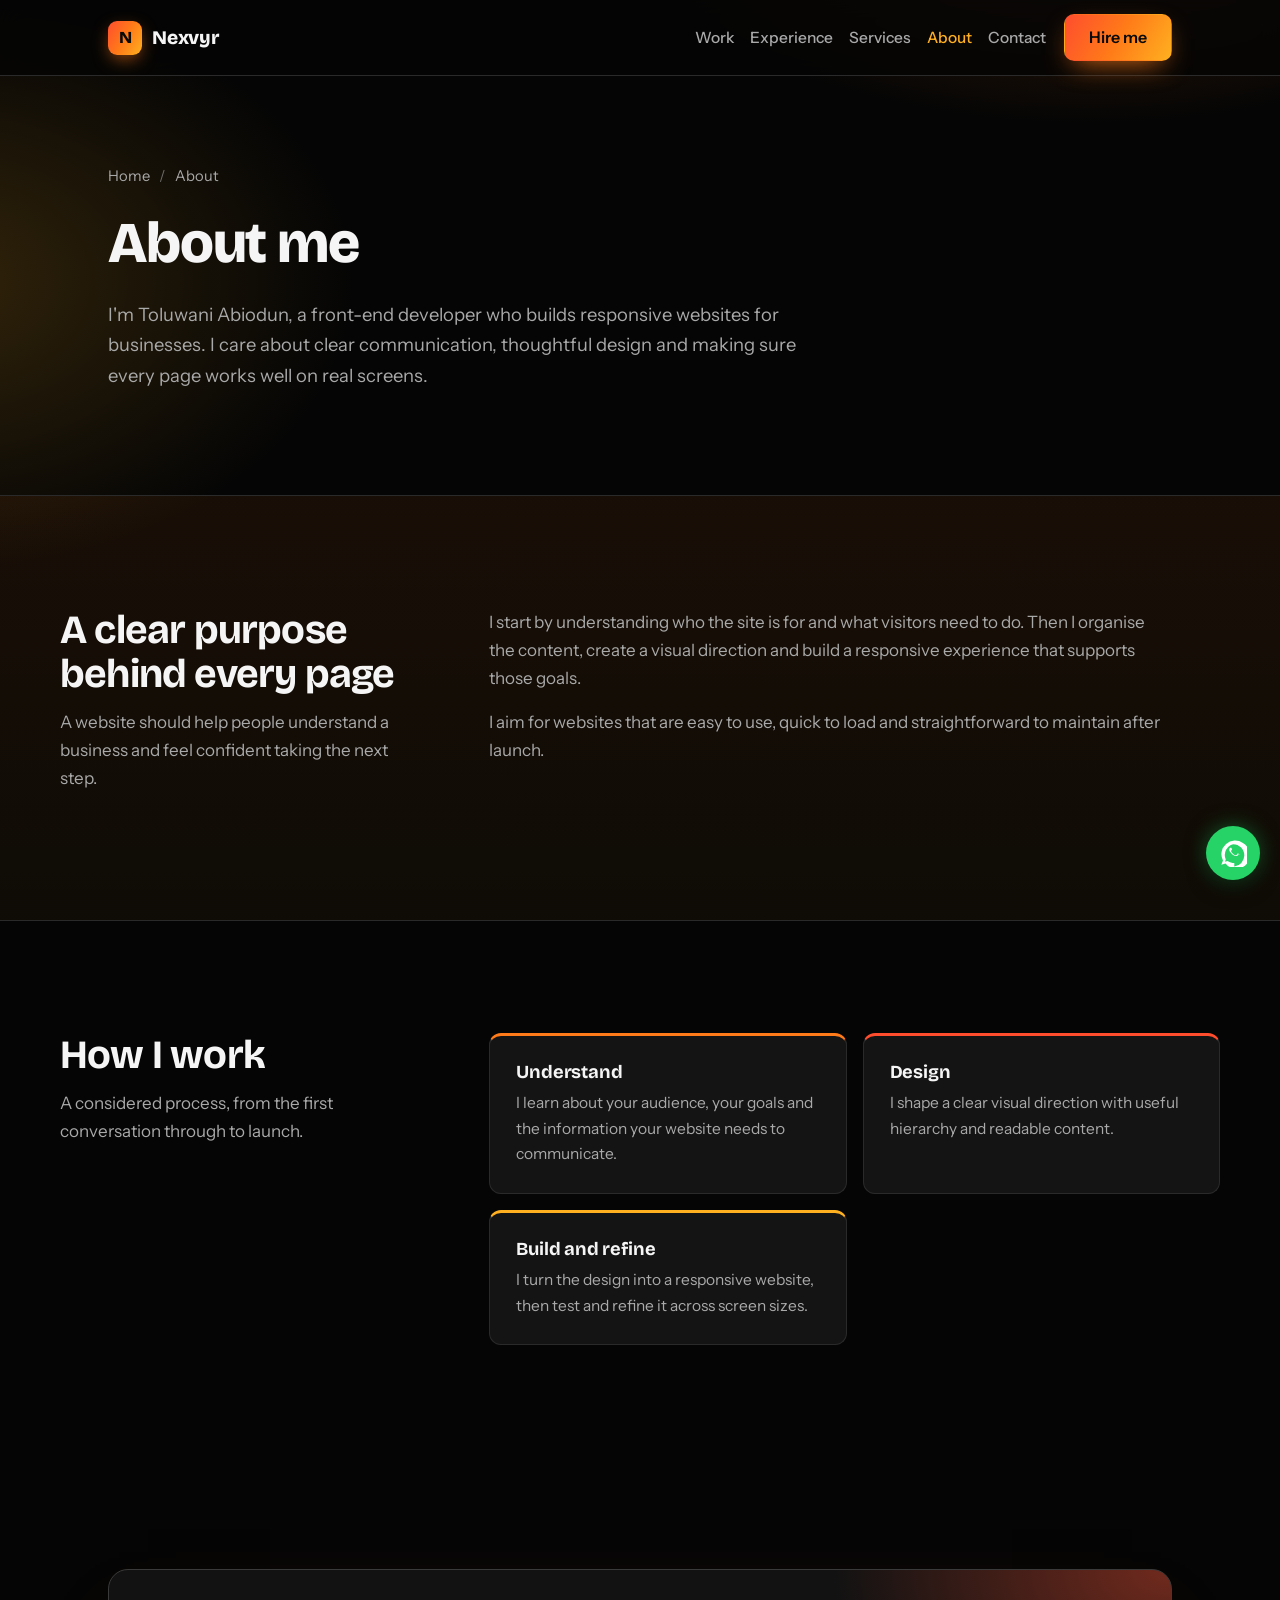
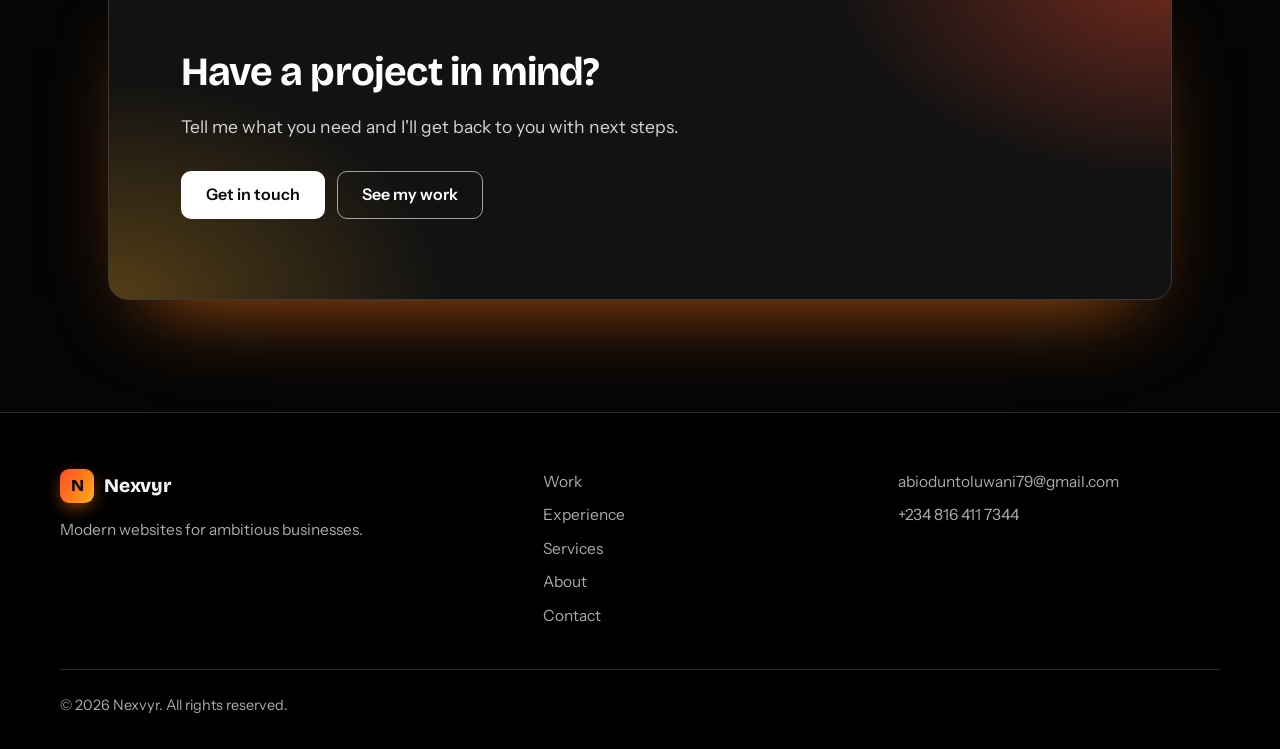
<file: about.html>
<!DOCTYPE html>
<html lang="en">
<head>
  <meta charset="UTF-8">
  <meta name="viewport" content="width=device-width, initial-scale=1.0">
  <title>About | Nexvyr</title>
  <meta name="description" content="Learn about Toluwani Abiodun, a front-end developer building clear, responsive websites for businesses.">
  <meta name="theme-color" content="#050505">

  <link rel="preconnect" href="https://fonts.googleapis.com">
  <link rel="preconnect" href="https://fonts.gstatic.com" crossorigin>
  <link href="https://fonts.googleapis.com/css2?family=Bricolage+Grotesque:opsz,wght@12..96,500;12..96,700;12..96,800&family=Instrument+Sans:wght@400;500;600&display=swap" rel="stylesheet">
  <link href="https://cdn.jsdelivr.net/npm/bootstrap@5.3.3/dist/css/bootstrap.min.css" rel="stylesheet">
  <link rel="stylesheet" href="style.css">
</head>

<body>
  <a class="skip-link" href="#main">Skip to content</a>

  <header class="site-header">
    <nav class="navbar navbar-expand-lg site-nav" aria-label="Main navigation">
      <a href="index.html" class="logo" aria-label="Nexvyr home">
        <span class="logo-mark">N</span>
        <span class="logo-text">Nexvyr</span>
      </a>

      <button class="navbar-toggler" type="button" data-bs-toggle="collapse" data-bs-target="#site-navigation" aria-controls="site-navigation" aria-expanded="false" aria-label="Toggle navigation">
        <span class="navbar-toggler-icon"></span>
      </button>

      <div class="collapse navbar-collapse" id="site-navigation">
        <div class="navbar-nav ms-lg-auto align-items-lg-center">
          <a class="nav-link" href="work.html">Work</a>
          <a class="nav-link" href="experience.html">Experience</a>
          <a class="nav-link" href="services.html">Services</a>
          <a class="nav-link" href="about.html" aria-current="page">About</a>
          <a class="nav-link" href="contact.html">Contact</a>
          <a href="contact.html" class="btn btn-solid nav-cta">Hire me</a>
        </div>
      </div>
    </nav>
  </header>

  <main id="main">
    <section class="page-head">
      <p class="crumb"><a href="index.html">Home</a> <span aria-hidden="true">/</span> About</p>
      <h1>About me</h1>
      <p class="lead-text">I'm Toluwani Abiodun, a front-end developer who builds responsive websites for businesses. I care about clear communication, thoughtful design and making sure every page works well on real screens.</p>
    </section>

    <section class="section section-tint">
      <div class="split">
        <div class="split-head">
          <h2>A clear purpose behind every page</h2>
          <p class="muted">A website should help people understand a business and feel confident taking the next step.</p>
        </div>

        <div class="split-body">
          <p>I start by understanding who the site is for and what visitors need to do. Then I organise the content, create a visual direction and build a responsive experience that supports those goals.</p>
          <p>I aim for websites that are easy to use, quick to load and straightforward to maintain after launch.</p>
        </div>
      </div>
    </section>

    <section class="section">
      <div class="split">
        <div class="split-head">
          <h2>How I work</h2>
          <p class="muted">A considered process, from the first conversation through to launch.</p>
        </div>

        <div class="card-grid">
          <article class="card">
            <h3>Understand</h3>
            <p>I learn about your audience, your goals and the information your website needs to communicate.</p>
          </article>
          <article class="card">
            <h3>Design</h3>
            <p>I shape a clear visual direction with useful hierarchy and readable content.</p>
          </article>
          <article class="card">
            <h3>Build and refine</h3>
            <p>I turn the design into a responsive website, then test and refine it across screen sizes.</p>
          </article>
        </div>
      </div>
    </section>

    <section class="cta">
      <div class="cta-inner">
        <h2>Have a project in mind?</h2>
        <p>Tell me what you need and I'll get back to you with next steps.</p>
        <div class="hero-actions">
          <a href="contact.html" class="btn btn-light">Get in touch</a>
          <a href="./work.html" class="btn btn-outline-light">See my work</a>
        </div>
      </div>
    </section>
  </main>

  <footer class="site-footer">
    <div class="footer-grid">
      <div>
        <a href="index.html" class="logo footer-logo" aria-label="Nexvyr home">
          <span class="logo-mark">N</span>
          <span class="logo-text">Nexvyr</span>
        </a>
        <p>Modern websites for ambitious businesses.</p>
      </div>

      <nav class="footer-links" aria-label="Footer navigation">
        <a href="work.html">Work</a>
        <a href="experience.html">Experience</a>
        <a href="services.html">Services</a>
        <a href="about.html" aria-current="page">About</a>
        <a href="contact.html">Contact</a>
      </nav>

      <div class="footer-contact">
        <a href="mailto:abioduntoluwani79@gmail.com">abioduntoluwani79@gmail.com</a>
        <a href="tel:+2348164117344">+234 816 411 7344</a>
      </div>
    </div>

    <p class="footer-bottom">© 2026 Nexvyr. All rights reserved.</p>
  </footer>

  <a href="https://wa.me/2348164117344" class="whatsapp-float" aria-label="Chat on WhatsApp" target="_blank" rel="noreferrer">
    <svg viewBox="0 0 24 24" aria-hidden="true" focusable="false">
      <path d="M20.5 3.5A11.7 11.7 0 0 0 3.4 18.5L2 22l3.6-1.1A11.7 11.7 0 1 0 20.5 3.5Zm-7.4 17.1c-1.9 0-3.8-.5-5.4-1.5l-.4-.2-2.1.6.6-2.1-.2-.4A9.6 9.6 0 0 1 12.1 4.4a9.7 9.7 0 0 1 9.6 9.8 9.7 9.7 0 0 1-8.6 9.4Zm5.3-7.1c-.3-.2-1.7-.8-2-.9-.3-.1-.5-.2-.7.2-.2.3-.8.9-.9 1.1-.2.2-.3.2-.6.1a8.1 8.1 0 0 1-2.3-1.4 8.9 8.9 0 0 1-1.6-2c-.2-.3 0-.5.2-.7l.3-.3c.1-.1.2-.2.3-.4.1-.2 0-.3 0-.4l-.4-1c-.1-.3-.3-.3-.4-.3h-.4c-.1 0-.3.1-.5.2s-.6.6-.6 1.5c0 .9.6 1.7.7 1.8.1.2 1.4 2.2 3.4 3.1.5.2.9.3 1.2.4.5.2.9.1 1.2.1.4 0 1.1-.5 1.3-1 .2-.6.2-1 .1-1.1-.1-.2-.3-.2-.6-.4Z" fill="currentColor"/>
    </svg>
  </a>

  <script src="https://cdn.jsdelivr.net/npm/bootstrap@5.3.3/dist/js/bootstrap.bundle.min.js"></script>
</body>
</html>
</file>
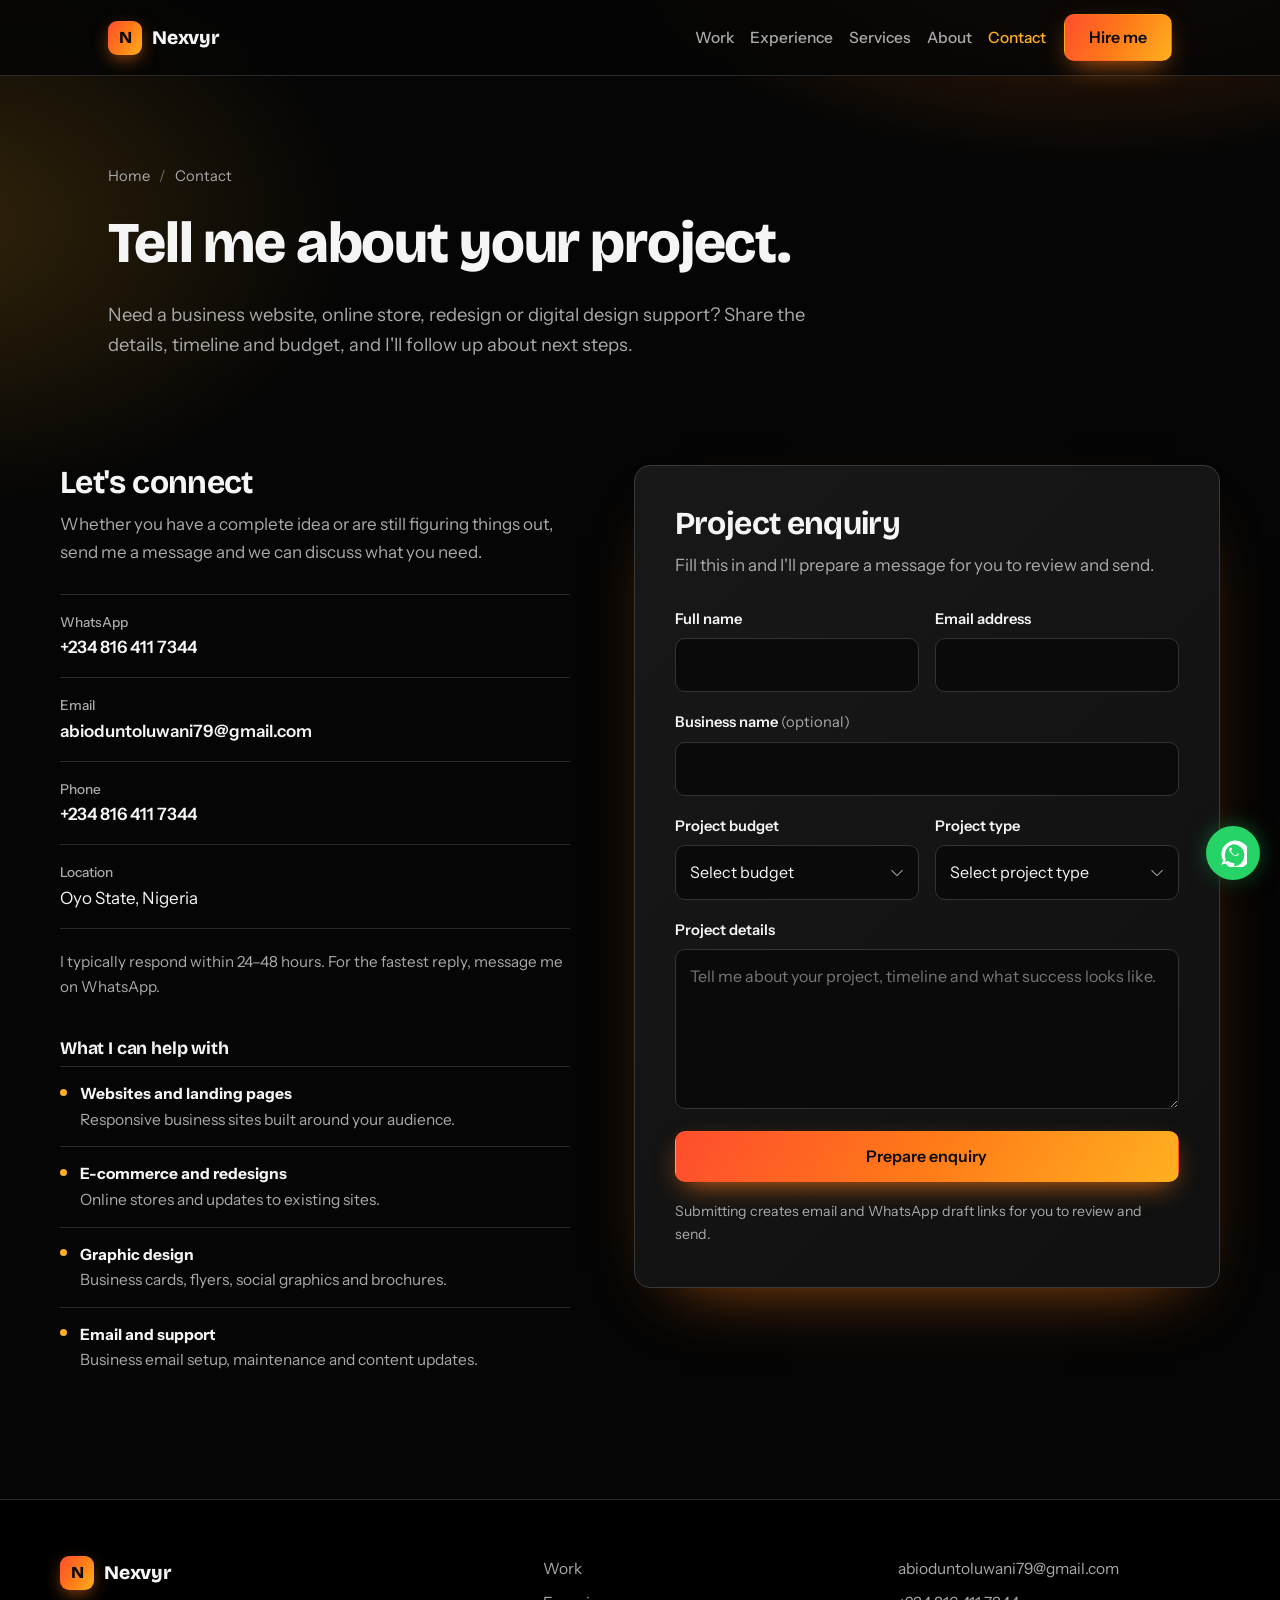
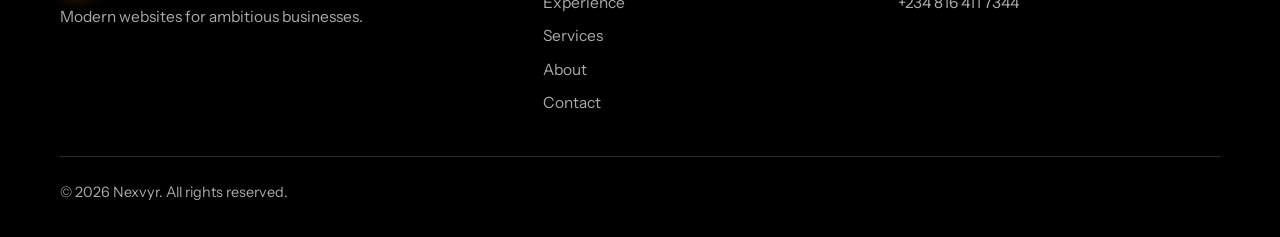
<file: contact.html>
<!DOCTYPE html>
<html lang="en">
<head>
  <meta charset="UTF-8">
  <meta name="viewport" content="width=device-width, initial-scale=1.0">
  <title>Contact | Nexvyr</title>
  <meta name="description" content="Contact Toluwani to discuss website design, e-commerce, graphic design, business email or website support.">
  <meta name="theme-color" content="#050505">

  <link rel="preconnect" href="https://fonts.googleapis.com">
  <link rel="preconnect" href="https://fonts.gstatic.com" crossorigin>
  <link href="https://fonts.googleapis.com/css2?family=Bricolage+Grotesque:opsz,wght@12..96,500;12..96,700;12..96,800&family=Instrument+Sans:wght@400;500;600&display=swap" rel="stylesheet">
  <link href="https://cdn.jsdelivr.net/npm/bootstrap@5.3.3/dist/css/bootstrap.min.css" rel="stylesheet">
  <link rel="stylesheet" href="style.css">
</head>

<body>
  <a class="skip-link" href="#main">Skip to content</a>

  <header class="site-header">
    <nav class="navbar navbar-expand-lg site-nav" aria-label="Main navigation">
      <a href="index.html" class="logo" aria-label="Nexvyr home">
        <span class="logo-mark">N</span>
        <span class="logo-text">Nexvyr</span>
      </a>

      <button class="navbar-toggler" type="button" data-bs-toggle="collapse" data-bs-target="#site-navigation" aria-controls="site-navigation" aria-expanded="false" aria-label="Toggle navigation">
        <span class="navbar-toggler-icon"></span>
      </button>

      <div class="collapse navbar-collapse" id="site-navigation">
        <div class="navbar-nav ms-lg-auto align-items-lg-center">
          <a class="nav-link" href="work.html">Work</a>
          <a class="nav-link" href="experience.html">Experience</a>
          <a class="nav-link" href="services.html">Services</a>
          <a class="nav-link" href="about.html">About</a>
          <a class="nav-link" href="contact.html" aria-current="page">Contact</a>
          <a href="contact.html" class="btn btn-solid nav-cta">Hire me</a>
        </div>
      </div>
    </nav>
  </header>

  <main id="main">
    <section class="page-head">
      <p class="crumb"><a href="index.html">Home</a> <span aria-hidden="true">/</span> Contact</p>
      <h1>Tell me about your project.</h1>
      <p class="lead-text">Need a business website, online store, redesign or digital design support? Share the details, timeline and budget, and I'll follow up about next steps.</p>
    </section>

    <section class="section contact-section">
      <div class="contact-grid">

        <div class="contact-side">
          <h2>Let's connect</h2>
          <p class="muted">Whether you have a complete idea or are still figuring things out, send me a message and we can discuss what you need.</p>

          <ul class="methods">
            <li>
              <span class="method-label">WhatsApp</span>
              <a href="https://wa.me/2348164117344" target="_blank" rel="noreferrer">+234 816 411 7344</a>
            </li>
            <li>
              <span class="method-label">Email</span>
              <a href="mailto:abioduntoluwani79@gmail.com">abioduntoluwani79@gmail.com</a>
            </li>
            <li>
              <span class="method-label">Phone</span>
              <a href="tel:+2348164117344">+234 816 411 7344</a>
            </li>
            <li>
              <span class="method-label">Location</span>
              <span>Oyo State, Nigeria</span>
            </li>
          </ul>

          <p class="note">I typically respond within 24–48 hours. For the fastest reply, message me on WhatsApp.</p>

          <h3 class="side-title">What I can help with</h3>
          <ul class="help-list">
            <li><strong>Websites and landing pages</strong> Responsive business sites built around your audience.</li>
            <li><strong>E-commerce and redesigns</strong> Online stores and updates to existing sites.</li>
            <li><strong>Graphic design</strong> Business cards, flyers, social graphics and brochures.</li>
            <li><strong>Email and support</strong> Business email setup, maintenance and content updates.</li>
          </ul>
        </div>

        <div class="form-panel">
          <h2>Project enquiry</h2>
          <p class="muted">Fill this in and I'll prepare a message for you to review and send.</p>

          <form class="contact-form" id="project-form">
            <div class="field-row">
              <div class="field">
                <label for="f-name">Full name</label>
                <input id="f-name" type="text" name="Full Name" autocomplete="name" required>
              </div>
              <div class="field">
                <label for="f-email">Email address</label>
                <input id="f-email" type="email" name="Email Address" autocomplete="email" required>
              </div>
            </div>

            <div class="field">
              <label for="f-biz">Business name <span class="optional">(optional)</span></label>
              <input id="f-biz" type="text" name="Business Name" autocomplete="organization">
            </div>

            <div class="field-row">
              <div class="field">
                <label for="f-budget">Project budget</label>
                <select id="f-budget" name="Project Budget" required>
                  <option value="">Select budget</option>
                  <option>Below ₦200,000</option>
                  <option>₦200,000 - ₦500,000</option>
                  <option>₦500,000 - ₦800,000</option>
                  <option>₦800,000 - ₦1,500,000</option>
                  <option>₦1,500,000+</option>
                  <option>Not sure yet</option>
                </select>
              </div>
              <div class="field">
                <label for="f-type">Project type</label>
                <select id="f-type" name="Project Type" required>
                  <option value="">Select project type</option>
                  <option>Business Website</option>
                  <option>E-Commerce</option>
                  <option>Landing Page</option>
                  <option>Responsive UI Design</option>
                  <option>Business Email Setup</option>
                  <option>Graphic Design</option>
                  <option>Website Maintenance</option>
                  <option>Website Redesign</option>
                  <option>Other / Not Sure</option>
                </select>
              </div>
            </div>

            <div class="field">
              <label for="f-details">Project details</label>
              <textarea id="f-details" name="Project Details" rows="5" placeholder="Tell me about your project, timeline and what success looks like." required></textarea>
            </div>

            <button type="submit" class="btn btn-solid form-submit">Prepare enquiry</button>

            <div class="form-result" id="contact-results" hidden aria-live="polite">
              <p>Enquiry ready. Choose where to review and send it:</p>
              <div class="hero-actions">
                <a class="btn btn-solid" id="email-draft">Open email draft</a>
                <a class="btn btn-ghost" id="whatsapp-draft" target="_blank" rel="noopener noreferrer">Open WhatsApp</a>
              </div>
            </div>
          </form>

          <p class="form-footnote">Submitting creates email and WhatsApp draft links for you to review and send.</p>
        </div>

      </div>
    </section>

  </main>

  <footer class="site-footer">
    <div class="footer-grid">
      <div>
        <a href="index.html" class="logo footer-logo" aria-label="Nexvyr home">
          <span class="logo-mark">N</span>
          <span class="logo-text">Nexvyr</span>
        </a>
        <p>Modern websites for ambitious businesses.</p>
      </div>

      <nav class="footer-links" aria-label="Footer navigation">
        <a href="work.html">Work</a>
        <a href="experience.html">Experience</a>
        <a href="services.html">Services</a>
        <a href="about.html">About</a>
        <a href="contact.html">Contact</a>
      </nav>

      <div class="footer-contact">
        <a href="mailto:abioduntoluwani79@gmail.com">abioduntoluwani79@gmail.com</a>
        <a href="tel:+2348164117344">+234 816 411 7344</a>
      </div>
    </div>

    <p class="footer-bottom">© 2026 Nexvyr. All rights reserved.</p>
  </footer>

  <a href="https://wa.me/2348164117344?text=Hello%20Toluwani%2C%20I%20want%20to%20discuss%20a%20project." class="whatsapp-float" aria-label="Chat on WhatsApp" target="_blank" rel="noreferrer">
    <svg viewBox="0 0 24 24" aria-hidden="true" focusable="false">
      <path d="M20.5 3.5A11.7 11.7 0 0 0 3.4 18.5L2 22l3.6-1.1A11.7 11.7 0 1 0 20.5 3.5Zm-7.4 17.1c-1.9 0-3.8-.5-5.4-1.5l-.4-.2-2.1.6.6-2.1-.2-.4A9.6 9.6 0 0 1 12.1 4.4a9.7 9.7 0 0 1 9.6 9.8 9.7 9.7 0 0 1-8.6 9.4Zm5.3-7.1c-.3-.2-1.7-.8-2-.9-.3-.1-.5-.2-.7.2-.2.3-.8.9-.9 1.1-.2.2-.3.2-.6.1a8.1 8.1 0 0 1-2.3-1.4 8.9 8.9 0 0 1-1.6-2c-.2-.3 0-.5.2-.7l.3-.3c.1-.1.2-.2.3-.4.1-.2 0-.3 0-.4l-.4-1c-.1-.3-.3-.3-.4-.3h-.4c-.1 0-.3.1-.5.2s-.6.6-.6 1.5c0 .9.6 1.7.7 1.8.1.2 1.4 2.2 3.4 3.1.5.2.9.3 1.2.4.5.2.9.1 1.2.1.4 0 1.1-.5 1.3-1 .2-.6.2-1 .1-1.1-.1-.2-.3-.2-.6-.4Z" fill="currentColor"/>
    </svg>
  </a>

  <script src="https://cdn.jsdelivr.net/npm/bootstrap@5.3.3/dist/js/bootstrap.bundle.min.js"></script>
  <script>
    const projectForm = document.getElementById('project-form');
    const contactResults = document.getElementById('contact-results');
    const emailDraft = document.getElementById('email-draft');
    const whatsappDraft = document.getElementById('whatsapp-draft');

    function clearContactResults() {
      contactResults.hidden = true;
      emailDraft.removeAttribute('href');
      whatsappDraft.removeAttribute('href');
    }

    projectForm.addEventListener('input', clearContactResults);
    projectForm.addEventListener('change', clearContactResults);

    projectForm.addEventListener('submit', function (event) {
      event.preventDefault();

      const formData = new FormData(projectForm);
      const fullName = (formData.get('Full Name') || '').toString().trim();
      const email = (formData.get('Email Address') || '').toString().trim();
      const businessName = (formData.get('Business Name') || '').toString().trim();
      const budget = (formData.get('Project Budget') || '').toString().trim();
      const projectType = (formData.get('Project Type') || '').toString().trim();
      const details = (formData.get('Project Details') || '').toString().trim();

      if (!fullName || !email || !budget || !projectType || !details) {
        return;
      }

      const subject = encodeURIComponent(`Project enquiry from ${fullName}`);
      const body = encodeURIComponent(
        `Full Name: ${fullName}\n` +
        `Email Address: ${email}\n` +
        `Business Name: ${businessName || 'Not provided'}\n` +
        `Project Budget: ${budget}\n` +
        `Project Type: ${projectType}\n\n` +
        `Project Details:\n${details}`
      );

      const mailtoLink = `mailto:abioduntoluwani79@gmail.com?subject=${subject}&body=${body}`;
      const whatsappMessage = `Hello Toluwani, I want to discuss a project.\n\nFull Name: ${fullName}\nEmail Address: ${email}\nBusiness Name: ${businessName || 'Not provided'}\nProject Budget: ${budget}\nProject Type: ${projectType}\n\nProject Details:\n${details}`;
      const whatsappLink = `https://wa.me/2348164117344?text=${encodeURIComponent(whatsappMessage)}`;

      emailDraft.href = mailtoLink;
      whatsappDraft.href = whatsappLink;
      contactResults.hidden = false;
    });
  </script>
</body>
</html>
</file>
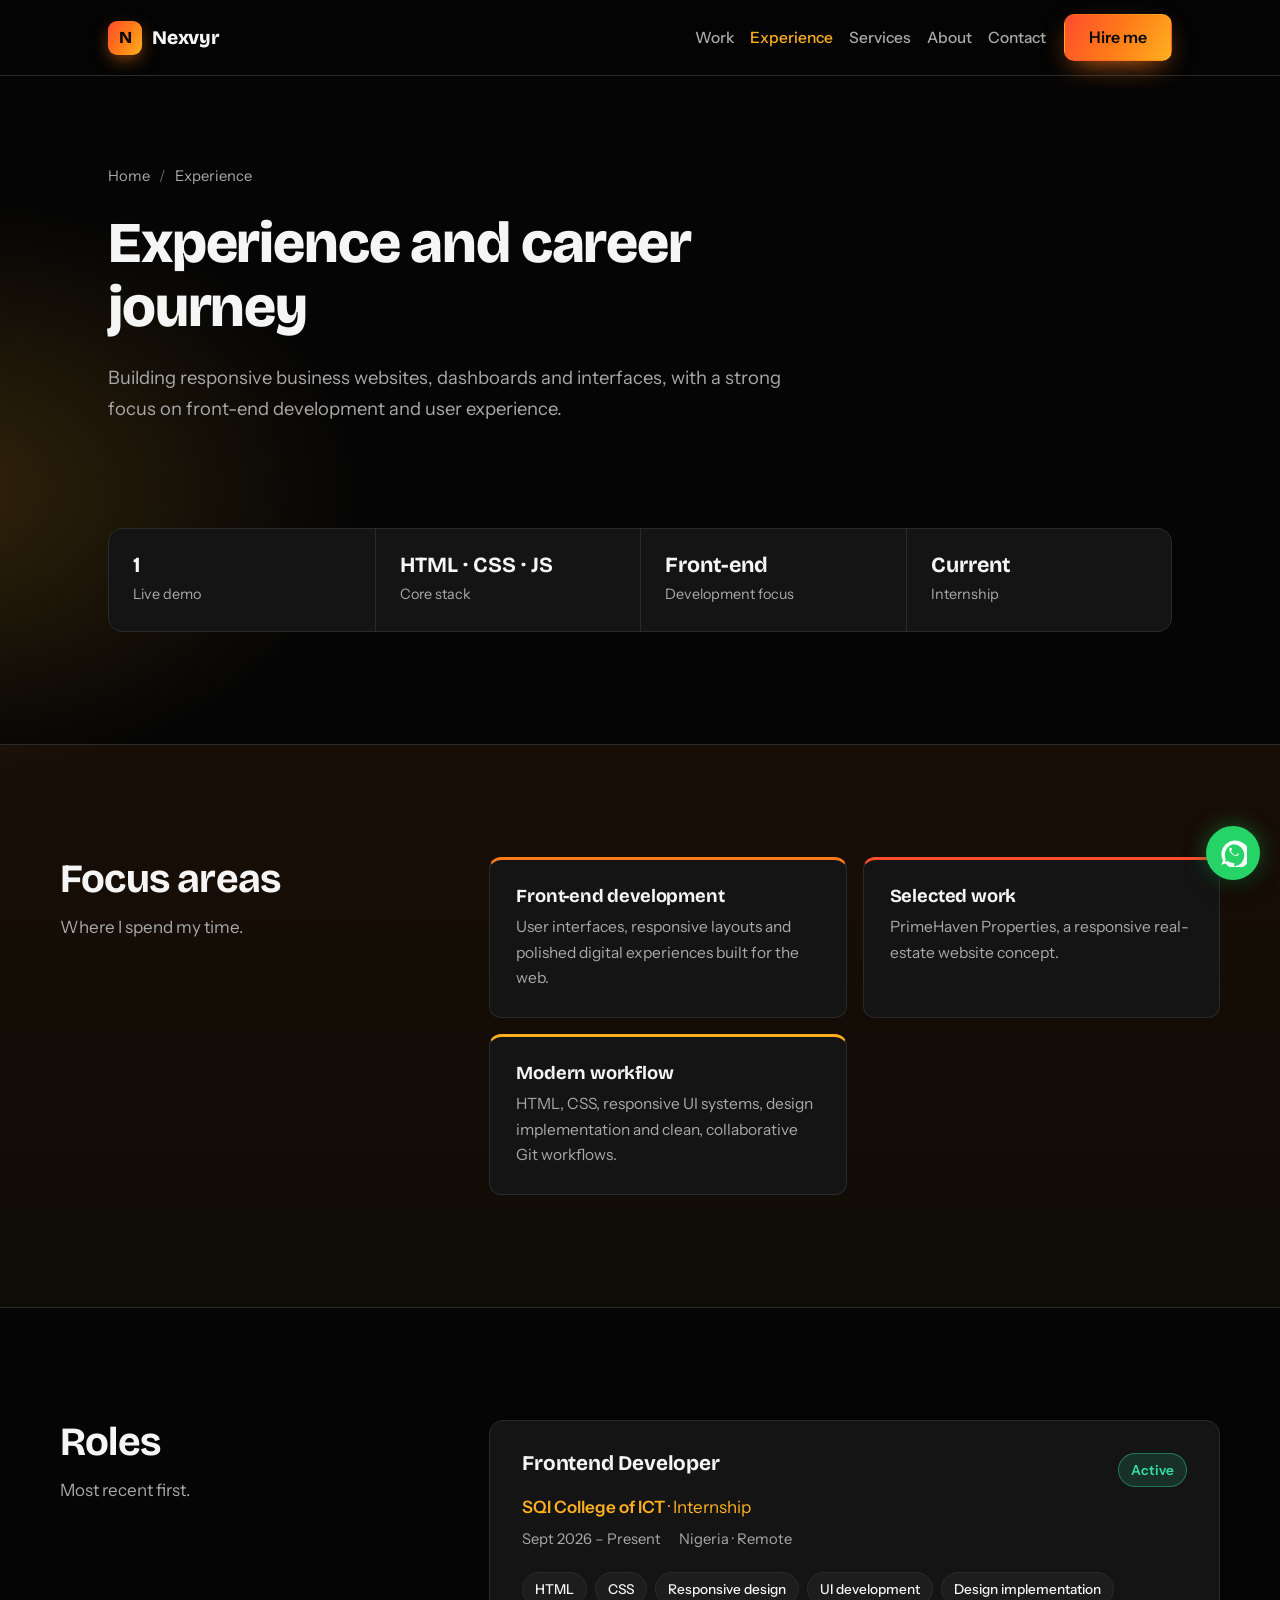
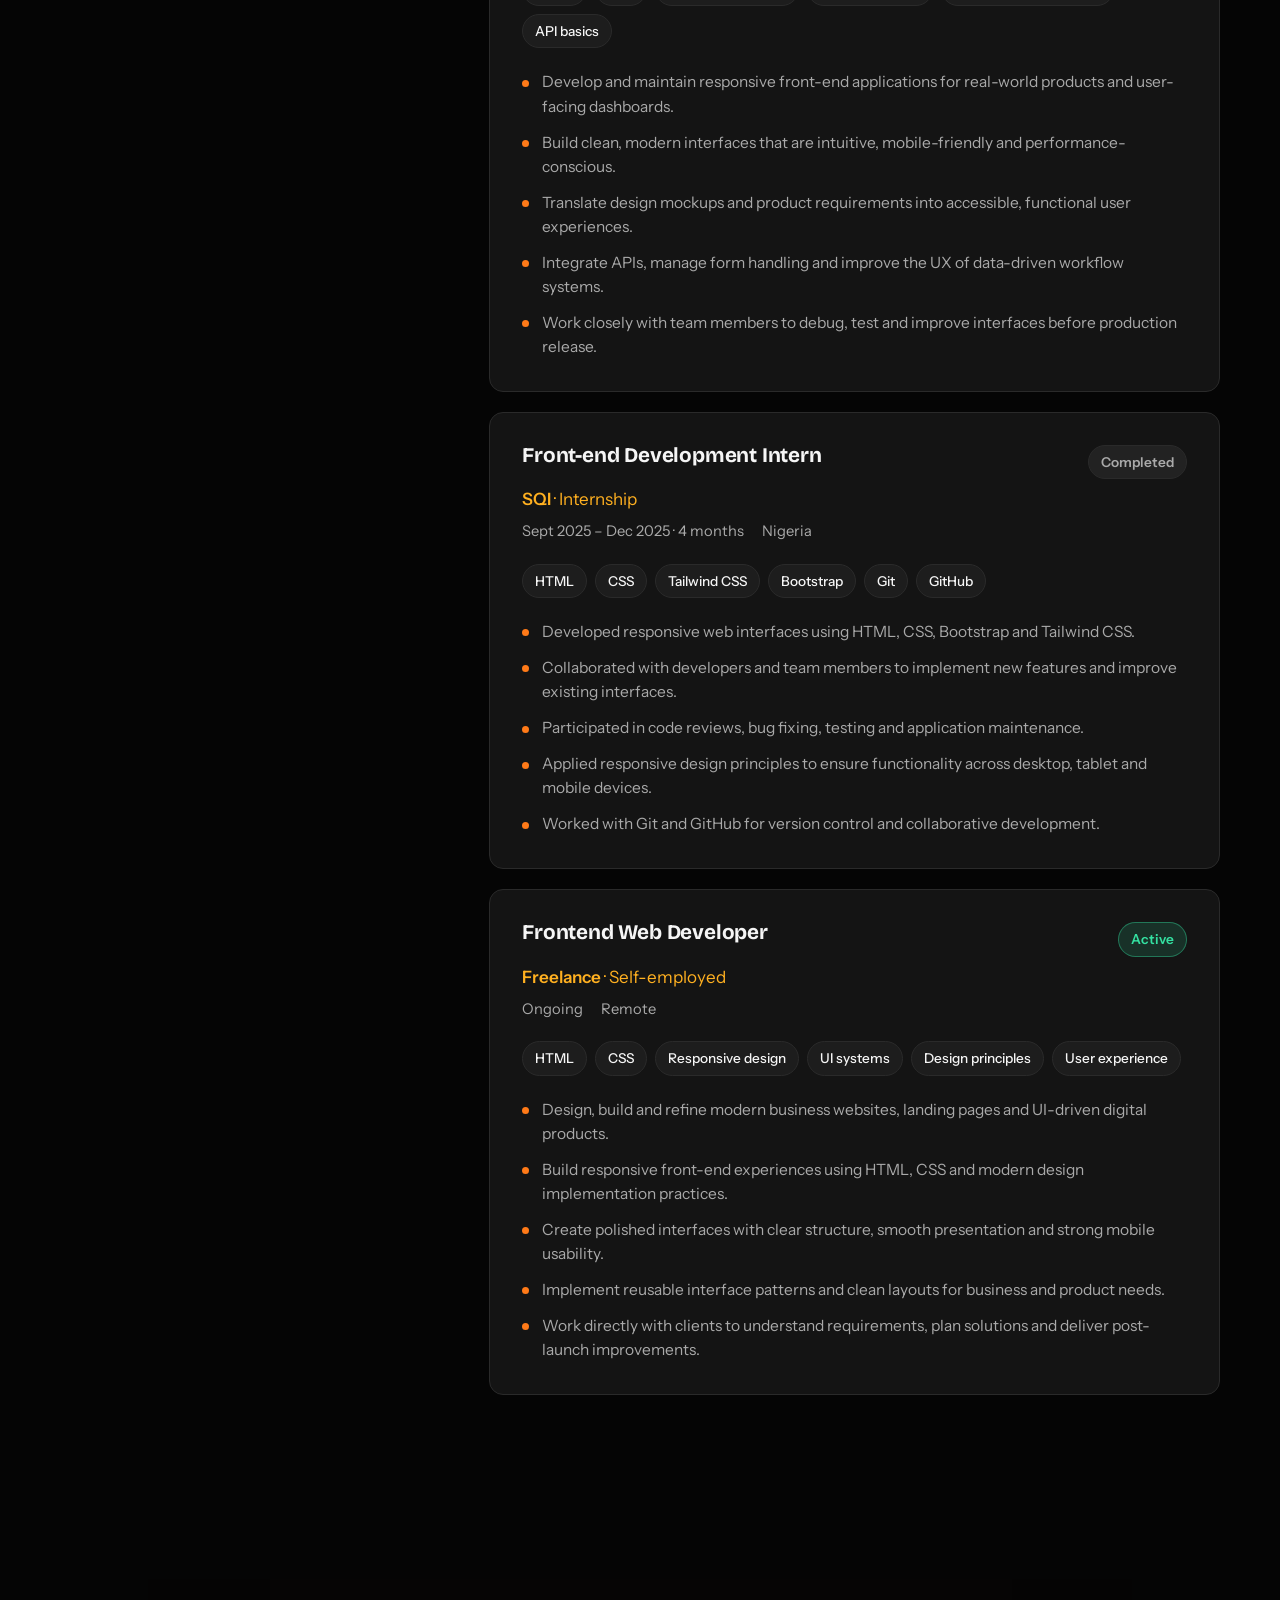
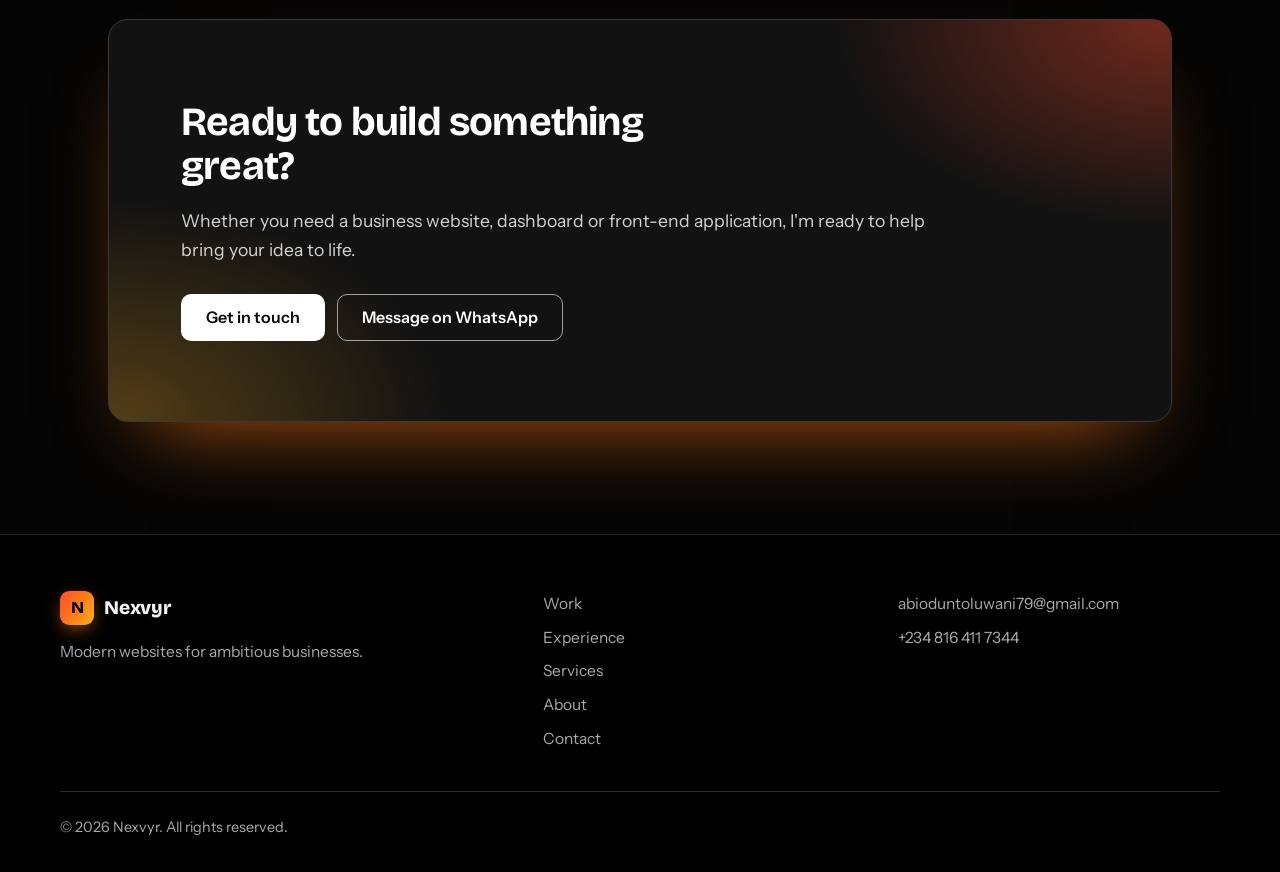
<file: experience.html>
<!DOCTYPE html>
<html lang="en">
<head>
  <meta charset="UTF-8">
  <meta name="viewport" content="width=device-width, initial-scale=1.0">
  <title>Experience | Nexvyr</title>
  <meta name="description" content="Experience and internship background for Toluwani Abiodun, a front-end developer working with responsive web apps and modern user interfaces.">
  <meta name="theme-color" content="#050505">

  <link rel="preconnect" href="https://fonts.googleapis.com">
  <link rel="preconnect" href="https://fonts.gstatic.com" crossorigin>
  <link href="https://fonts.googleapis.com/css2?family=Bricolage+Grotesque:opsz,wght@12..96,500;12..96,700;12..96,800&family=Instrument+Sans:wght@400;500;600&display=swap" rel="stylesheet">
  <link href="https://cdn.jsdelivr.net/npm/bootstrap@5.3.3/dist/css/bootstrap.min.css" rel="stylesheet">
  <link rel="stylesheet" href="style.css">
</head>

<body>
  <a class="skip-link" href="#main">Skip to content</a>

  <header class="site-header">
    <nav class="navbar navbar-expand-lg site-nav" aria-label="Main navigation">
      <a href="index.html" class="logo" aria-label="Nexvyr home">
        <span class="logo-mark">N</span>
        <span class="logo-text">Nexvyr</span>
      </a>

      <button class="navbar-toggler" type="button" data-bs-toggle="collapse" data-bs-target="#site-navigation" aria-controls="site-navigation" aria-expanded="false" aria-label="Toggle navigation">
        <span class="navbar-toggler-icon"></span>
      </button>

      <div class="collapse navbar-collapse" id="site-navigation">
        <div class="navbar-nav ms-lg-auto align-items-lg-center">
          <a class="nav-link" href="work.html">Work</a>
          <a class="nav-link" href="experience.html" aria-current="page">Experience</a>
          <a class="nav-link" href="services.html">Services</a>
          <a class="nav-link" href="about.html">About</a>
          <a class="nav-link" href="contact.html">Contact</a>
          <a href="contact.html" class="btn btn-solid nav-cta">Hire me</a>
        </div>
      </div>
    </nav>
  </header>

  <main id="main">
    <section class="page-head">
      <p class="crumb"><a href="index.html">Home</a> <span aria-hidden="true">/</span> Experience</p>
      <h1>Experience and career journey</h1>
      <p class="lead-text">Building responsive business websites, dashboards and interfaces, with a strong focus on front-end development and user experience.</p>
    </section>

    <section class="metrics-wrap">
      <div class="metrics">
        <div><strong>1</strong><span>Live demo</span></div>
        <div><strong>HTML · CSS · JS</strong><span>Core stack</span></div>
        <div><strong>Front-end</strong><span>Development focus</span></div>
        <div><strong>Current</strong><span>Internship</span></div>
      </div>
    </section>

    <section class="section section-tint">
      <div class="split">
        <div class="split-head">
          <h2>Focus areas</h2>
          <p class="muted">Where I spend my time.</p>
        </div>
        <div class="card-grid">
          <article class="card">
            <h3>Front-end development</h3>
            <p>User interfaces, responsive layouts and polished digital experiences built for the web.</p>
          </article>
          <article class="card">
            <h3>Selected work</h3>
            <p>PrimeHaven Properties, a responsive real-estate website concept.</p>
          </article>
          <article class="card">
            <h3>Modern workflow</h3>
            <p>HTML, CSS, responsive UI systems, design implementation and clean, collaborative Git workflows.</p>
          </article>
        </div>
      </div>
    </section>

    <section class="section">
      <div class="split">
        <div class="split-head">
          <h2>Roles</h2>
          <p class="muted">Most recent first.</p>
        </div>

        <div class="jobs">
        <article class="job">
          <div class="job-head">
            <h3>Frontend Developer</h3>
            <span class="pill pill-green">Active</span>
          </div>
          <p class="job-company"><strong>SQI College of ICT</strong> · Internship</p>
          <p class="job-meta">
              <span>Sept 2026 – Present</span>
              <span>Nigeria · Remote</span>
          </p>
          <ul class="chips" aria-label="Skills used">
              <li>HTML</li>
              <li>CSS</li>
              <li>Responsive design</li>
              <li>UI development</li>
              <li>Design implementation</li>
              <li>API basics</li>
          </ul>
          <ul class="job-list">
            <li>Develop and maintain responsive front-end applications for real-world products and user-facing dashboards.</li>
            <li>Build clean, modern interfaces that are intuitive, mobile-friendly and performance-conscious.</li>
            <li>Translate design mockups and product requirements into accessible, functional user experiences.</li>
            <li>Integrate APIs, manage form handling and improve the UX of data-driven workflow systems.</li>
            <li>Work closely with team members to debug, test and improve interfaces before production release.</li>
          </ul>
        </article>
        <article class="job">
          <div class="job-head">
            <h3>Front-end Development Intern</h3>
            <span class="pill pill-muted">Completed</span>
          </div>
          <p class="job-company"><strong>SQI</strong> · Internship</p>
          <p class="job-meta">
              <span>Sept 2025 – Dec 2025 · 4 months</span>
              <span>Nigeria</span>
          </p>
          <ul class="chips" aria-label="Skills used">
              <li>HTML</li>
              <li>CSS</li>
              <li>Tailwind CSS</li>
              <li>Bootstrap</li>
              <li>Git</li>
              <li>GitHub</li>
          </ul>
          <ul class="job-list">
            <li>Developed responsive web interfaces using HTML, CSS, Bootstrap and Tailwind CSS.</li>
            <li>Collaborated with developers and team members to implement new features and improve existing interfaces.</li>
            <li>Participated in code reviews, bug fixing, testing and application maintenance.</li>
            <li>Applied responsive design principles to ensure functionality across desktop, tablet and mobile devices.</li>
            <li>Worked with Git and GitHub for version control and collaborative development.</li>
          </ul>
        </article>
        <article class="job">
          <div class="job-head">
            <h3>Frontend Web Developer</h3>
            <span class="pill pill-green">Active</span>
          </div>
          <p class="job-company"><strong>Freelance</strong> · Self-employed</p>
          <p class="job-meta">
              <span>Ongoing</span>
              <span>Remote</span>
          </p>
          <ul class="chips" aria-label="Skills used">
              <li>HTML</li>
              <li>CSS</li>
              <li>Responsive design</li>
              <li>UI systems</li>
              <li>Design principles</li>
              <li>User experience</li>
          </ul>
          <ul class="job-list">
            <li>Design, build and refine modern business websites, landing pages and UI-driven digital products.</li>
            <li>Build responsive front-end experiences using HTML, CSS and modern design implementation practices.</li>
            <li>Create polished interfaces with clear structure, smooth presentation and strong mobile usability.</li>
            <li>Implement reusable interface patterns and clean layouts for business and product needs.</li>
            <li>Work directly with clients to understand requirements, plan solutions and deliver post-launch improvements.</li>
          </ul>
        </article>
        </div>
      </div>
    </section>

    <section class="cta">
      <div class="cta-inner">
        <h2>Ready to build something great?</h2>
        <p>Whether you need a business website, dashboard or front-end application, I'm ready to help bring your idea to life.</p>
        <div class="hero-actions">
          <a href="contact.html" class="btn btn-light">Get in touch</a>
          <a href="https://wa.me/2348164117344" class="btn btn-outline-light" target="_blank" rel="noreferrer">Message on WhatsApp</a>
        </div>
      </div>
    </section>

  </main>

  <footer class="site-footer">
    <div class="footer-grid">
      <div>
        <a href="index.html" class="logo footer-logo" aria-label="Nexvyr home">
          <span class="logo-mark">N</span>
          <span class="logo-text">Nexvyr</span>
        </a>
        <p>Modern websites for ambitious businesses.</p>
      </div>

      <nav class="footer-links" aria-label="Footer navigation">
        <a href="work.html">Work</a>
        <a href="experience.html">Experience</a>
        <a href="services.html">Services</a>
        <a href="about.html">About</a>
        <a href="contact.html">Contact</a>
      </nav>

      <div class="footer-contact">
        <a href="mailto:abioduntoluwani79@gmail.com">abioduntoluwani79@gmail.com</a>
        <a href="tel:+2348164117344">+234 816 411 7344</a>
      </div>
    </div>

    <p class="footer-bottom">© 2026 Nexvyr. All rights reserved.</p>
  </footer>

  <a href="https://wa.me/2348164117344" class="whatsapp-float" aria-label="Chat on WhatsApp" target="_blank" rel="noreferrer">
    <svg viewBox="0 0 24 24" aria-hidden="true" focusable="false">
      <path d="M20.5 3.5A11.7 11.7 0 0 0 3.4 18.5L2 22l3.6-1.1A11.7 11.7 0 1 0 20.5 3.5Zm-7.4 17.1c-1.9 0-3.8-.5-5.4-1.5l-.4-.2-2.1.6.6-2.1-.2-.4A9.6 9.6 0 0 1 12.1 4.4a9.7 9.7 0 0 1 9.6 9.8 9.7 9.7 0 0 1-8.6 9.4Zm5.3-7.1c-.3-.2-1.7-.8-2-.9-.3-.1-.5-.2-.7.2-.2.3-.8.9-.9 1.1-.2.2-.3.2-.6.1a8.1 8.1 0 0 1-2.3-1.4 8.9 8.9 0 0 1-1.6-2c-.2-.3 0-.5.2-.7l.3-.3c.1-.1.2-.2.3-.4.1-.2 0-.3 0-.4l-.4-1c-.1-.3-.3-.3-.4-.3h-.4c-.1 0-.3.1-.5.2s-.6.6-.6 1.5c0 .9.6 1.7.7 1.8.1.2 1.4 2.2 3.4 3.1.5.2.9.3 1.2.4.5.2.9.1 1.2.1.4 0 1.1-.5 1.3-1 .2-.6.2-1 .1-1.1-.1-.2-.3-.2-.6-.4Z" fill="currentColor"/>
    </svg>
  </a>

  <script src="https://cdn.jsdelivr.net/npm/bootstrap@5.3.3/dist/js/bootstrap.bundle.min.js"></script>
</body>
</html>
</file>
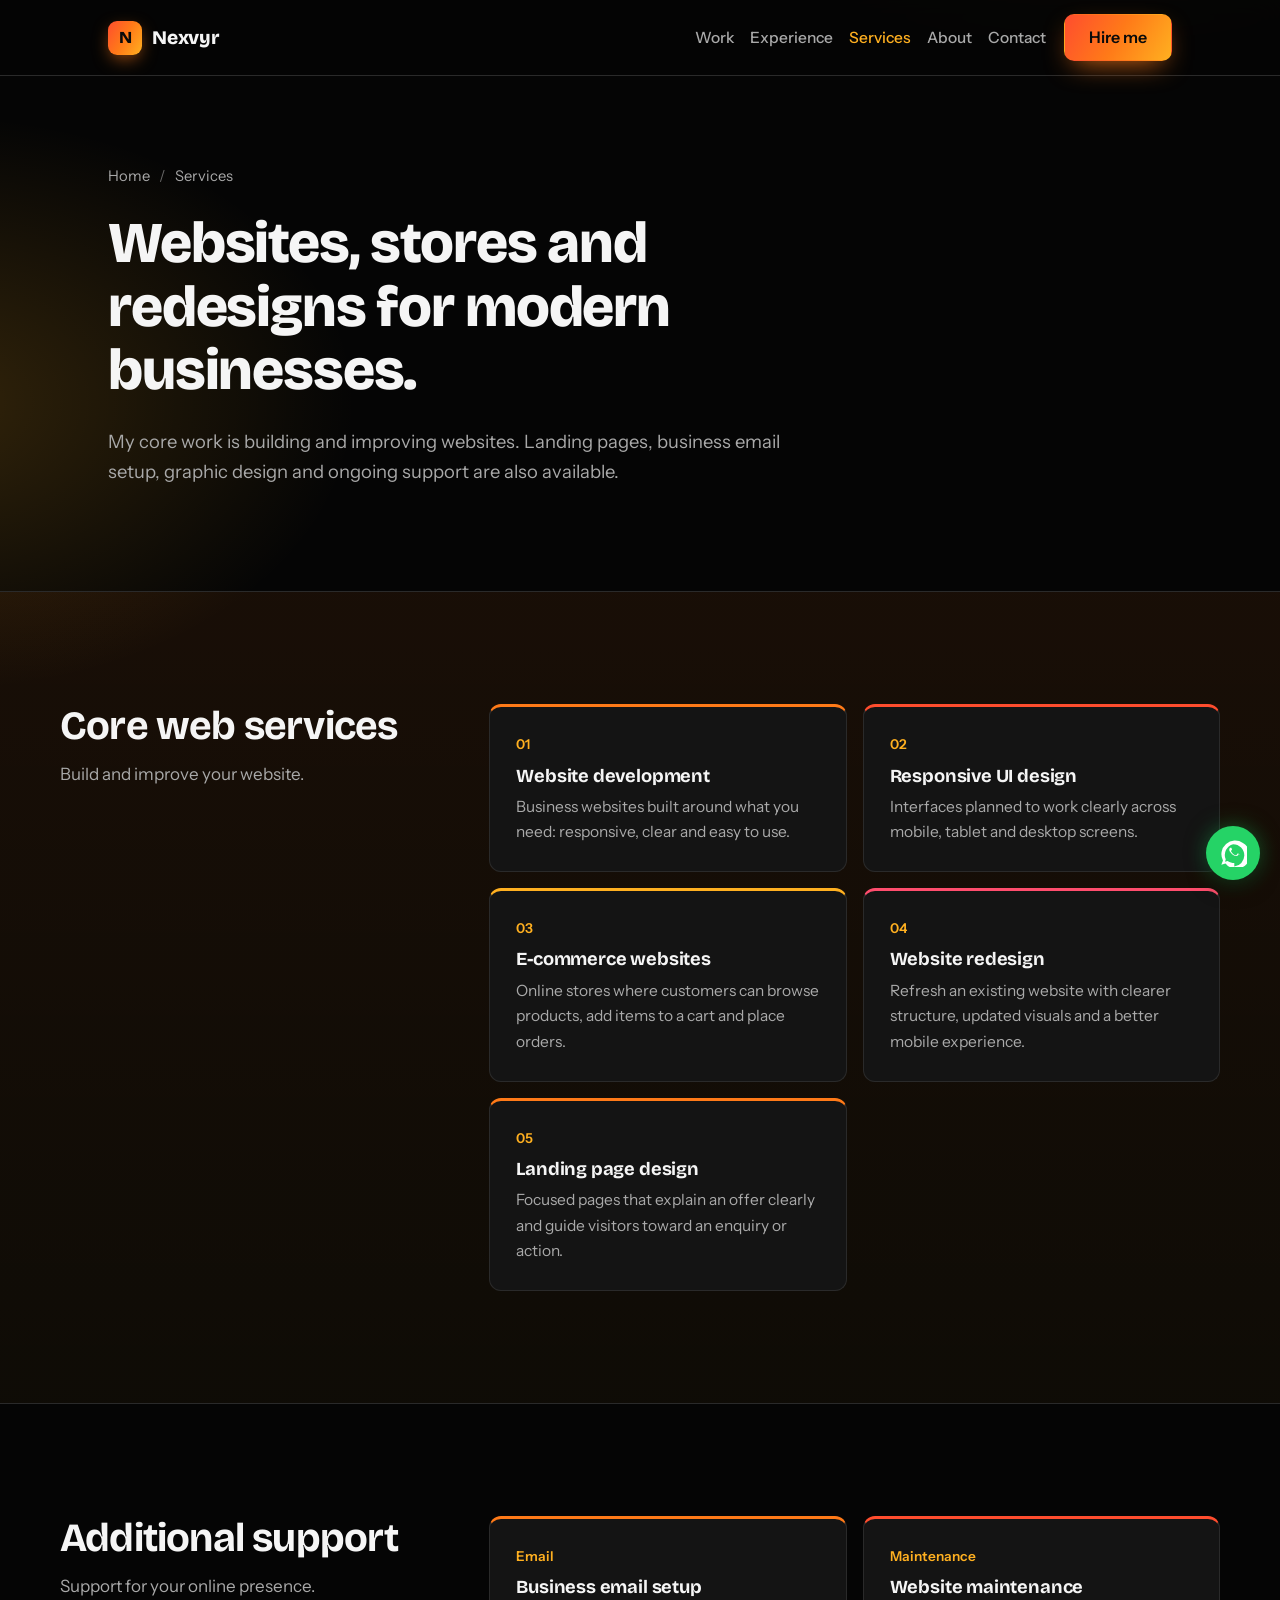
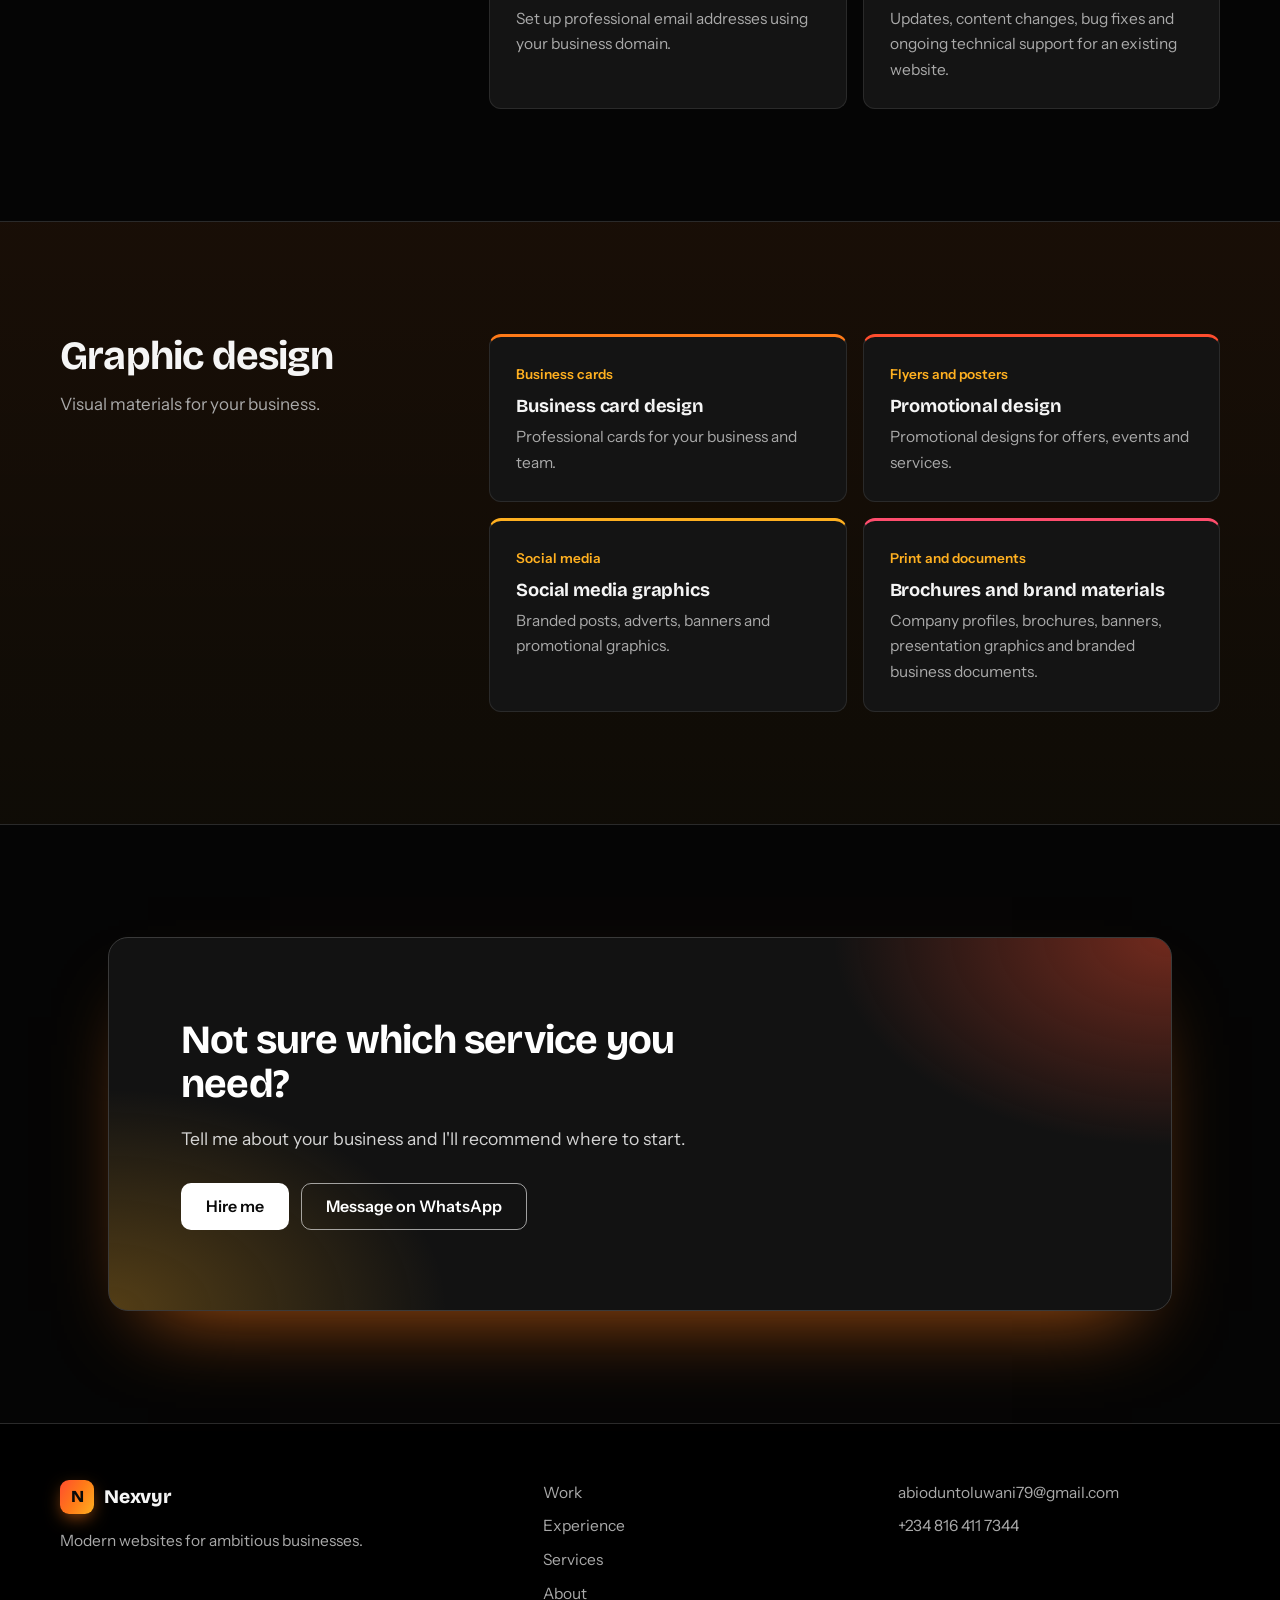
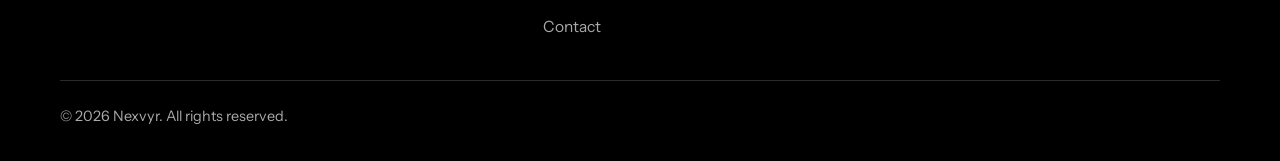
<file: services.html>
<!DOCTYPE html>
<html lang="en">
<head>
  <meta charset="UTF-8">
  <meta name="viewport" content="width=device-width, initial-scale=1.0">
  <title>Services | Nexvyr</title>
  <meta name="description" content="Website design, e-commerce, graphic design, business email setup and ongoing website support for businesses.">
  <meta name="theme-color" content="#050505">

  <link rel="preconnect" href="https://fonts.googleapis.com">
  <link rel="preconnect" href="https://fonts.gstatic.com" crossorigin>
  <link href="https://fonts.googleapis.com/css2?family=Bricolage+Grotesque:opsz,wght@12..96,500;12..96,700;12..96,800&family=Instrument+Sans:wght@400;500;600&display=swap" rel="stylesheet">
  <link href="https://cdn.jsdelivr.net/npm/bootstrap@5.3.3/dist/css/bootstrap.min.css" rel="stylesheet">
  <link rel="stylesheet" href="style.css">
</head>

<body>
  <a class="skip-link" href="#main">Skip to content</a>

  <header class="site-header">
    <nav class="navbar navbar-expand-lg site-nav" aria-label="Main navigation">
      <a href="index.html" class="logo" aria-label="Nexvyr home">
        <span class="logo-mark">N</span>
        <span class="logo-text">Nexvyr</span>
      </a>

      <button class="navbar-toggler" type="button" data-bs-toggle="collapse" data-bs-target="#site-navigation" aria-controls="site-navigation" aria-expanded="false" aria-label="Toggle navigation">
        <span class="navbar-toggler-icon"></span>
      </button>

      <div class="collapse navbar-collapse" id="site-navigation">
        <div class="navbar-nav ms-lg-auto align-items-lg-center">
          <a class="nav-link" href="work.html">Work</a>
          <a class="nav-link" href="experience.html">Experience</a>
          <a class="nav-link" href="services.html" aria-current="page">Services</a>
          <a class="nav-link" href="about.html">About</a>
          <a class="nav-link" href="contact.html">Contact</a>
          <a href="contact.html" class="btn btn-solid nav-cta">Hire me</a>
        </div>
      </div>
    </nav>
  </header>

  <main id="main">
    <section class="page-head">
      <p class="crumb"><a href="index.html">Home</a> <span aria-hidden="true">/</span> Services</p>
      <h1>Websites, stores and redesigns for modern businesses.</h1>
      <p class="lead-text">My core work is building and improving websites. Landing pages, business email setup, graphic design and ongoing support are also available.</p>
    </section>

    <section class="section section-tint">
      <div class="split">
        <div class="split-head">
          <h2>Core web services</h2>
          <p class="muted">Build and improve your website.</p>
        </div>
        <div class="card-grid">
          <article class="card">
            <p class="card-tag">01</p>
            <h3>Website development</h3>
            <p>Business websites built around what you need: responsive, clear and easy to use.</p>
          </article>
          <article class="card">
            <p class="card-tag">02</p>
            <h3>Responsive UI design</h3>
            <p>Interfaces planned to work clearly across mobile, tablet and desktop screens.</p>
          </article>
          <article class="card">
            <p class="card-tag">03</p>
            <h3>E-commerce websites</h3>
            <p>Online stores where customers can browse products, add items to a cart and place orders.</p>
          </article>
          <article class="card">
            <p class="card-tag">04</p>
            <h3>Website redesign</h3>
            <p>Refresh an existing website with clearer structure, updated visuals and a better mobile experience.</p>
          </article>
          <article class="card">
            <p class="card-tag">05</p>
            <h3>Landing page design</h3>
            <p>Focused pages that explain an offer clearly and guide visitors toward an enquiry or action.</p>
          </article>
        </div>
      </div>
    </section>

    <section class="section">
      <div class="split">
        <div class="split-head">
          <h2>Additional support</h2>
          <p class="muted">Support for your online presence.</p>
        </div>
        <div class="card-grid">
          <article class="card">
            <p class="card-tag">Email</p>
            <h3>Business email setup</h3>
            <p>Set up professional email addresses using your business domain.</p>
          </article>
          <article class="card">
            <p class="card-tag">Maintenance</p>
            <h3>Website maintenance</h3>
            <p>Updates, content changes, bug fixes and ongoing technical support for an existing website.</p>
          </article>
        </div>
      </div>
    </section>

    <section class="section section-tint">
      <div class="split">
        <div class="split-head">
          <h2>Graphic design</h2>
          <p class="muted">Visual materials for your business.</p>
        </div>
        <div class="card-grid">
          <article class="card">
            <p class="card-tag">Business cards</p>
            <h3>Business card design</h3>
            <p>Professional cards for your business and team.</p>
          </article>
          <article class="card">
            <p class="card-tag">Flyers and posters</p>
            <h3>Promotional design</h3>
            <p>Promotional designs for offers, events and services.</p>
          </article>
          <article class="card">
            <p class="card-tag">Social media</p>
            <h3>Social media graphics</h3>
            <p>Branded posts, adverts, banners and promotional graphics.</p>
          </article>
          <article class="card">
            <p class="card-tag">Print and documents</p>
            <h3>Brochures and brand materials</h3>
            <p>Company profiles, brochures, banners, presentation graphics and branded business documents.</p>
          </article>
        </div>
      </div>
    </section>

    <section class="cta">
      <div class="cta-inner">
        <h2>Not sure which service you need?</h2>
        <p>Tell me about your business and I'll recommend where to start.</p>
        <div class="hero-actions">
          <a href="contact.html" class="btn btn-light">Hire me</a>
          <a href="https://wa.me/2348164117344" class="btn btn-outline-light" target="_blank" rel="noreferrer">Message on WhatsApp</a>
        </div>
      </div>
    </section>

  </main>

  <footer class="site-footer">
    <div class="footer-grid">
      <div>
        <a href="index.html" class="logo footer-logo" aria-label="Nexvyr home">
          <span class="logo-mark">N</span>
          <span class="logo-text">Nexvyr</span>
        </a>
        <p>Modern websites for ambitious businesses.</p>
      </div>

      <nav class="footer-links" aria-label="Footer navigation">
        <a href="work.html">Work</a>
        <a href="experience.html">Experience</a>
        <a href="services.html">Services</a>
        <a href="about.html">About</a>
        <a href="contact.html">Contact</a>
      </nav>

      <div class="footer-contact">
        <a href="mailto:abioduntoluwani79@gmail.com">abioduntoluwani79@gmail.com</a>
        <a href="tel:+2348164117344">+234 816 411 7344</a>
      </div>
    </div>

    <p class="footer-bottom">© 2026 Nexvyr. All rights reserved.</p>
  </footer>

  <a href="https://wa.me/2348164117344" class="whatsapp-float" aria-label="Chat on WhatsApp" target="_blank" rel="noreferrer">
    <svg viewBox="0 0 24 24" aria-hidden="true" focusable="false">
      <path d="M20.5 3.5A11.7 11.7 0 0 0 3.4 18.5L2 22l3.6-1.1A11.7 11.7 0 1 0 20.5 3.5Zm-7.4 17.1c-1.9 0-3.8-.5-5.4-1.5l-.4-.2-2.1.6.6-2.1-.2-.4A9.6 9.6 0 0 1 12.1 4.4a9.7 9.7 0 0 1 9.6 9.8 9.7 9.7 0 0 1-8.6 9.4Zm5.3-7.1c-.3-.2-1.7-.8-2-.9-.3-.1-.5-.2-.7.2-.2.3-.8.9-.9 1.1-.2.2-.3.2-.6.1a8.1 8.1 0 0 1-2.3-1.4 8.9 8.9 0 0 1-1.6-2c-.2-.3 0-.5.2-.7l.3-.3c.1-.1.2-.2.3-.4.1-.2 0-.3 0-.4l-.4-1c-.1-.3-.3-.3-.4-.3h-.4c-.1 0-.3.1-.5.2s-.6.6-.6 1.5c0 .9.6 1.7.7 1.8.1.2 1.4 2.2 3.4 3.1.5.2.9.3 1.2.4.5.2.9.1 1.2.1.4 0 1.1-.5 1.3-1 .2-.6.2-1 .1-1.1-.1-.2-.3-.2-.6-.4Z" fill="currentColor"/>
    </svg>
  </a>

  <script src="https://cdn.jsdelivr.net/npm/bootstrap@5.3.3/dist/js/bootstrap.bundle.min.js"></script>
</body>
</html>
</file>
<file: style.css>
/* ---------- Tokens (dark, lively) ---------- */
:root {
  --paper: #050505;
  --surface: #141414;
  --tint: #0C0C0C;
  --ink: #F5F5F5;
  --muted: #A9A9A9;
  --line: #2A2A2A;
  --orange: #FF7A18;
  --flame: #FF4D2E;
  --amber: #FFB020;
  --pink: #FF4D6D;
  --success: #34E0A1;
  --grad: linear-gradient(120deg, var(--flame) 0%, var(--orange) 50%, var(--amber) 100%);

  --font-display: "Bricolage Grotesque", "Segoe UI", sans-serif;
  --font-body: "Instrument Sans", "Segoe UI", system-ui, sans-serif;

  --radius: 12px;
  --page: 1160px;
  --gutter: clamp(20px, 5vw, 48px);
  --section-y: clamp(64px, 9vw, 112px);
}

/* ---------- Base ---------- */
*,
*::before,
*::after { box-sizing: border-box; }

html { scroll-behavior: smooth; scroll-padding-top: 90px; background: var(--paper); }

body {
  margin: 0;
  color: var(--ink);
  font-family: var(--font-body);
  font-size: 1.0625rem;
  line-height: 1.65;
  -webkit-font-smoothing: antialiased;
  background:
    radial-gradient(900px 520px at 85% -8%, rgba(255, 122, 24, 0.35), transparent 60%),
    radial-gradient(700px 480px at -5% 12%, rgba(255, 176, 32, 0.18), transparent 60%),
    var(--paper);
  background-repeat: no-repeat;
}

h1, h2, h3 {
  font-family: var(--font-display);
  color: var(--ink);
  line-height: 1.1;
  letter-spacing: -0.02em;
  margin: 0;
}

h1 { font-size: clamp(2.5rem, 5.2vw, 4.25rem); font-weight: 800; }
h2 { font-size: clamp(1.75rem, 3.2vw, 2.5rem); font-weight: 700; }
h3 { font-size: 1.25rem; font-weight: 700; letter-spacing: -0.01em; }

p { margin: 0 0 1rem; max-width: 62ch; }
a { color: inherit; }

:focus-visible {
  outline: 3px solid var(--amber);
  outline-offset: 3px;
  border-radius: 4px;
}

.muted { color: var(--muted); }

.skip-link {
  position: absolute;
  left: 12px;
  top: -60px;
  background: var(--amber);
  color: #0A0A0A;
  padding: 10px 16px;
  border-radius: 6px;
  z-index: 100;
  transition: top 0.15s;
}
.skip-link:focus { top: 12px; }

/* ---------- Header ---------- */
.site-header {
  position: sticky;
  top: 0;
  z-index: 50;
  background: rgba(5, 5, 5, 0.85);
  backdrop-filter: blur(12px);
  border-bottom: 1px solid var(--line);
}

.site-nav {
  max-width: var(--page);
  margin: 0 auto;
  padding: 14px var(--gutter);
}

.logo {
  display: inline-flex;
  align-items: center;
  gap: 10px;
  text-decoration: none;
  font-family: var(--font-display);
  font-weight: 800;
  font-size: 1.2rem;
  letter-spacing: -0.01em;
  color: var(--ink);
}

.logo-mark {
  display: grid;
  place-items: center;
  width: 34px;
  height: 34px;
  border-radius: 9px;
  background: var(--grad);
  color: #0A0A0A;
  font-size: 1.05rem;
  box-shadow: 0 6px 18px -4px rgba(255, 122, 24, 0.7);
}

.site-nav .nav-link {
  color: var(--muted);
  font-weight: 500;
  font-size: 0.97rem;
  padding: 8px 14px;
  transition: color 0.15s;
}
.site-nav .nav-link:hover { color: var(--amber); }

.navbar-toggler { border-color: var(--line); }
.navbar-toggler:focus { box-shadow: 0 0 0 3px rgba(255, 176, 32, 0.4); }
.navbar-toggler-icon {
  background-image: url("data:image/svg+xml,%3Csvg xmlns='http://www.w3.org/2000/svg' viewBox='0 0 30 30'%3E%3Cpath stroke='%23F2F4FF' stroke-linecap='round' stroke-miterlimit='10' stroke-width='2' d='M4 7h22M4 15h22M4 23h22'/%3E%3C/svg%3E");
}

.nav-cta { margin-left: 10px; padding: 9px 18px; font-size: 0.95rem; }

@media (max-width: 991.98px) {
  .nav-cta { margin: 12px 0 8px; align-self: flex-start; }
}

/* ---------- Buttons ---------- */
.btn {
  display: inline-flex;
  align-items: center;
  justify-content: center;
  padding: 13px 24px;
  border-radius: 10px;
  font-weight: 600;
  font-size: 1rem;
  line-height: 1.2;
  border: 1.5px solid transparent;
  text-decoration: none;
  transition: transform 0.15s, box-shadow 0.15s, background-color 0.15s, color 0.15s, border-color 0.15s;
}

.btn-solid {
  background: var(--grad);
  color: #0A0A0A;
  box-shadow: 0 10px 28px -10px rgba(255, 122, 24, 0.9);
}
.btn-solid:hover {
  color: #0A0A0A;
  transform: translateY(-2px);
  box-shadow: 0 14px 32px -8px rgba(255, 77, 46, 0.9);
}

.btn-ghost { border-color: var(--line); color: var(--ink); background: rgba(255, 255, 255, 0.04); }
.btn-ghost:hover { border-color: var(--amber); color: var(--amber); }

.btn-light { background: #fff; color: #0A0A0A; }
.btn-light:hover { background: #EDEDED; color: #0A0A0A; transform: translateY(-2px); }

.btn-outline-light { border-color: rgba(255, 255, 255, 0.6); color: #fff; }
.btn-outline-light:hover { background: rgba(255, 255, 255, 0.15); color: #fff; border-color: #fff; }

.text-link {
  font-weight: 600;
  color: var(--amber);
  text-decoration: underline;
  text-underline-offset: 4px;
  text-decoration-color: rgba(255, 176, 32, 0.35);
}
.text-link:hover { text-decoration-color: var(--amber); }

/* ---------- Hero ---------- */
.hero {
  max-width: var(--page);
  margin: 0 auto;
  padding: clamp(48px, 7vw, 96px) var(--gutter) var(--section-y);
  display: grid;
  grid-template-columns: minmax(0, 1fr);
  gap: 56px;
  align-items: center;
}

@media (min-width: 992px) {
  .hero { grid-template-columns: minmax(0, 1fr) minmax(0, 1.05fr); gap: 64px; }
}

.status {
  display: inline-flex;
  align-items: center;
  gap: 10px;
  margin-bottom: 28px;
  padding: 7px 14px;
  border: 1px solid var(--line);
  border-radius: 999px;
  background: rgba(255, 255, 255, 0.04);
  font-size: 0.9rem;
  font-weight: 500;
  color: var(--muted);
}

.status-dot {
  width: 9px;
  height: 9px;
  border-radius: 50%;
  background: var(--success);
  box-shadow: 0 0 0 4px rgba(52, 224, 161, 0.2), 0 0 12px var(--success);
  flex-shrink: 0;
}

.lead-text {
  margin: 24px 0 32px;
  font-size: 1.15rem;
  color: var(--muted);
}

.hero-actions { display: flex; flex-wrap: wrap; gap: 12px; }

.hero-facts {
  list-style: none;
  padding: 28px 0 0;
  margin: 40px 0 0;
  border-top: 1px solid var(--line);
  display: grid;
  grid-template-columns: repeat(3, minmax(0, 1fr));
  gap: 20px;
}
.hero-facts li { font-size: 0.9rem; color: var(--muted); line-height: 1.45; }
.hero-facts strong { display: block; color: var(--ink); font-size: 1rem; margin-bottom: 2px; }

@media (max-width: 575.98px) {
  .hero-facts { grid-template-columns: 1fr; gap: 14px; }
}

/* Browser preview */
.browser {
  position: relative;
  margin: 0;
  background: var(--surface);
  border: 1px solid #3A3A3A;
  border-radius: 14px;
  overflow: hidden;
  box-shadow:
    0 0 0 1px rgba(255, 122, 24, 0.15),
    0 40px 80px -30px rgba(255, 122, 24, 0.6),
    0 0 90px -20px rgba(255, 176, 32, 0.35);
}

.browser-bar {
  display: flex;
  align-items: center;
  gap: 7px;
  padding: 12px 16px;
  background: #0D0D0D;
  border-bottom: 1px solid var(--line);
}
.browser-bar > span:nth-child(1) { width: 10px; height: 10px; border-radius: 50%; background: var(--pink); }
.browser-bar > span:nth-child(2) { width: 10px; height: 10px; border-radius: 50%; background: #FFC857; }
.browser-bar > span:nth-child(3) { width: 10px; height: 10px; border-radius: 50%; background: var(--success); }

.browser-url {
  margin-left: 12px;
  flex: 1;
  padding: 4px 12px;
  background: rgba(255, 255, 255, 0.06);
  border-radius: 6px;
  font-size: 0.78rem;
  color: var(--muted);
  white-space: nowrap;
  overflow: hidden;
  text-overflow: ellipsis;
}

.browser-screen {
  position: relative;
  aspect-ratio: 16 / 10;
  overflow: hidden;
  background: var(--tint);
}

.browser-screen iframe {
  position: absolute;
  top: 0;
  left: 0;
  width: 1280px;
  height: 800px;
  border: 0;
  transform-origin: top left;
  pointer-events: none;
}

/* ---------- Sections ---------- */
.section { padding: var(--section-y) var(--gutter); }
.section > * { max-width: var(--page); margin-left: auto; margin-right: auto; }
.section-tint {
  background: linear-gradient(180deg, rgba(255, 122, 24, 0.08), rgba(255, 176, 32, 0.04));
  border-top: 1px solid var(--line);
  border-bottom: 1px solid var(--line);
}

.section-head {
  display: flex;
  align-items: baseline;
  justify-content: space-between;
  gap: 20px;
  margin-bottom: 36px;
}

.split { display: grid; gap: 32px; }
@media (min-width: 992px) {
  .split { grid-template-columns: minmax(0, 1fr) minmax(0, 2fr); gap: 64px; }
}
.split-head p { margin-top: 12px; }

/* Featured project */
.project {
  display: grid;
  gap: 32px;
  padding: clamp(24px, 4vw, 44px);
  background: linear-gradient(135deg, #1A1A1A 0%, #0F0F0F 100%);
  border: 1px solid #3A3A3A;
  border-radius: 16px;
  box-shadow: 0 30px 60px -40px rgba(255, 122, 24, 0.7);
  transition: border-color 0.2s, box-shadow 0.2s;
}
.project:hover { border-color: var(--orange); box-shadow: 0 30px 70px -30px rgba(255, 122, 24, 0.9); }
@media (min-width: 992px) {
  .project { grid-template-columns: minmax(0, 1.4fr) minmax(0, 1fr); gap: 56px; align-items: center; }
}

.project-type { color: var(--amber); font-weight: 600; font-size: 0.95rem; margin-bottom: 10px; }
.project h3 { font-size: clamp(1.6rem, 3vw, 2.1rem); margin-bottom: 16px; }
.project p { color: var(--muted); }
.project .btn { margin-top: 12px; }

.project-meta { margin: 0; display: grid; gap: 0; }
.project-meta div { padding: 16px 0; border-top: 1px solid var(--line); }
.project-meta div:first-child { border-top: 0; padding-top: 0; }
.project-meta dt { font-size: 0.88rem; font-weight: 500; color: var(--muted); }
.project-meta dd { margin: 2px 0 0; font-weight: 600; }

/* Current role */
.role-top {
  display: flex;
  align-items: flex-start;
  justify-content: space-between;
  gap: 16px;
  margin-bottom: 16px;
}
.role-company { margin: 4px 0 0; color: var(--amber); font-weight: 500; }
.split-body > p { color: var(--muted); }

.pill {
  flex-shrink: 0;
  padding: 5px 12px;
  border-radius: 999px;
  background: rgba(52, 224, 161, 0.14);
  border: 1px solid rgba(52, 224, 161, 0.4);
  color: var(--success);
  font-size: 0.85rem;
  font-weight: 600;
}

.stack {
  list-style: none;
  padding: 0;
  margin: 28px 0 0;
  display: grid;
  grid-template-columns: repeat(2, minmax(0, 1fr));
  gap: 12px;
}
.stack li {
  padding: 16px 18px;
  background: var(--surface);
  border: 1px solid var(--line);
  border-left: 3px solid var(--orange);
  border-radius: var(--radius);
  font-size: 0.92rem;
  color: var(--muted);
  line-height: 1.4;
  transition: border-color 0.15s;
}
.stack li:nth-child(2) { border-left-color: var(--flame); }
.stack li:nth-child(3) { border-left-color: var(--amber); }
.stack li:nth-child(4) { border-left-color: var(--pink); }
.stack strong { display: block; color: var(--ink); font-size: 1rem; margin-bottom: 2px; }
@media (max-width: 575.98px) { .stack { grid-template-columns: 1fr; } }

/* Services */
.service-list { list-style: none; margin: 0; padding: 0; }
.service-list li { padding: 28px 0 28px 22px; border-top: 1px solid var(--line); position: relative; }
.service-list li::before {
  content: "";
  position: absolute;
  left: 0;
  top: 34px;
  width: 8px;
  height: 8px;
  border-radius: 50%;
  background: var(--amber);
  box-shadow: 0 0 12px var(--amber);
}
.service-list li:nth-child(2)::before { background: var(--orange); box-shadow: 0 0 12px var(--orange); }
.service-list li:nth-child(3)::before { background: var(--pink); box-shadow: 0 0 12px var(--pink); }
.service-list li:first-child { border-top: 0; padding-top: 0; }
.service-list li:first-child::before { top: 6px; }
.service-list li:last-child { padding-bottom: 0; }
.service-list h3 { margin-bottom: 8px; }
.service-list p { margin: 0; color: var(--muted); }

/* Process */
.steps { list-style: none; margin: 0; padding: 0; counter-reset: step; display: grid; gap: 0; }
.steps li {
  counter-increment: step;
  position: relative;
  padding: 0 0 32px 56px;
}
.steps li:last-child { padding-bottom: 0; }
.steps li::before {
  content: counter(step);
  position: absolute;
  left: 0;
  top: -2px;
  width: 36px;
  height: 36px;
  display: grid;
  place-items: center;
  border-radius: 50%;
  background: var(--grad);
  color: #0A0A0A;
  font-family: var(--font-display);
  font-weight: 700;
  font-size: 0.95rem;
  box-shadow: 0 6px 16px -4px rgba(255, 122, 24, 0.8);
}
.steps li:not(:last-child)::after {
  content: "";
  position: absolute;
  left: 17px;
  top: 40px;
  bottom: 4px;
  width: 2px;
  background: linear-gradient(180deg, var(--orange), var(--line));
}
.steps h3 { margin-bottom: 6px; }
.steps p { margin: 0; color: var(--muted); }

/* ---------- CTA ---------- */
.cta {
  position: relative;
  overflow: hidden;
  margin: var(--section-y) var(--gutter);
  padding: clamp(40px, 7vw, 80px) clamp(24px, 6vw, 72px);
  background:
    radial-gradient(520px 320px at 100% 0%, rgba(255, 77, 46, 0.40), transparent 65%),
    radial-gradient(520px 340px at 0% 100%, rgba(255, 176, 32, 0.28), transparent 65%),
    #121212;
  border: 1px solid #3A3A3A;
  border-radius: 20px;
  color: #fff;
  box-shadow: 0 40px 80px -40px rgba(255, 122, 24, 0.7);
}
@media (min-width: 1260px) {
  .cta { margin-left: auto; margin-right: auto; width: calc(var(--page) - 2 * var(--gutter)); }
}
.cta h2 { color: #fff; max-width: 20ch; }
.cta p { margin: 18px 0 30px; color: rgba(255, 255, 255, 0.82); font-size: 1.1rem; }

/* ---------- Footer ---------- */
.site-footer {
  border-top: 1px solid var(--line);
  background: #000000;
  padding: 56px var(--gutter) 32px;
}
.footer-grid {
  max-width: var(--page);
  margin: 0 auto;
  display: grid;
  gap: 32px;
}
@media (min-width: 768px) {
  .footer-grid { grid-template-columns: 1.4fr 1fr 1fr; }
}
.footer-grid p { margin-top: 14px; color: var(--muted); font-size: 0.97rem; }

.footer-links,
.footer-contact { display: flex; flex-direction: column; gap: 8px; }
.footer-links a,
.footer-contact a {
  color: var(--muted);
  text-decoration: none;
  font-size: 0.97rem;
  width: fit-content;
}
.footer-links a:hover,
.footer-contact a:hover { color: var(--amber); text-decoration: underline; text-underline-offset: 3px; }

.footer-bottom {
  max-width: var(--page);
  margin: 40px auto 0;
  padding-top: 24px;
  border-top: 1px solid var(--line);
  color: var(--muted);
  font-size: 0.9rem;
}

/* ---------- WhatsApp ---------- */
.whatsapp-float {
  position: fixed;
  right: 20px;
  bottom: 20px;
  width: 54px;
  height: 54px;
  display: grid;
  place-items: center;
  border-radius: 50%;
  background: #25D366;
  color: #fff;
  box-shadow: 0 8px 24px -6px rgba(0, 0, 0, 0.6), 0 0 24px -4px rgba(37, 211, 102, 0.6);
  z-index: 40;
  transition: transform 0.15s;
}
.whatsapp-float:hover { transform: scale(1.06); color: #fff; }
.whatsapp-float svg { width: 28px; height: 28px; }

/* ---------- Motion ---------- */
@media (prefers-reduced-motion: reduce) {
  html { scroll-behavior: auto; }
  * { transition: none !important; }
}


/* ---------- Tech strip ---------- */
.tech-strip {
  max-width: var(--page);
  margin: 0 auto;
  padding: 0 var(--gutter) var(--section-y);
}
.tech-strip-label { margin: 0 0 16px; font-size: 0.92rem; font-weight: 500; color: var(--muted); }
.tech-strip ul {
  list-style: none;
  margin: 0;
  padding: 0;
  display: flex;
  flex-wrap: wrap;
  gap: 10px;
}
.tech-strip li {
  padding: 9px 16px;
  border: 1px solid var(--line);
  border-radius: 999px;
  background: rgba(255, 255, 255, 0.04);
  font-weight: 500;
  font-size: 0.95rem;
  transition: border-color 0.15s, color 0.15s;
}
.tech-strip li:hover { border-color: var(--orange); color: var(--amber); }

/* ---------- Skills ---------- */
.skills-grid { display: grid; gap: 16px; grid-template-columns: repeat(2, minmax(0, 1fr)); }
@media (max-width: 767.98px) { .skills-grid { grid-template-columns: 1fr; } }

.skill-group {
  padding: 24px;
  background: var(--surface);
  border: 1px solid var(--line);
  border-top: 3px solid var(--orange);
  border-radius: var(--radius);
}
.skill-group:nth-child(2) { border-top-color: var(--flame); }
.skill-group:nth-child(3) { border-top-color: var(--amber); }
.skill-group:nth-child(4) { border-top-color: var(--pink); }
.skill-group h3 { margin-bottom: 14px; font-size: 1.1rem; }
.skill-group ul { list-style: none; margin: 0; padding: 0; display: grid; gap: 10px; }
.skill-group li { position: relative; padding-left: 18px; color: var(--muted); font-size: 0.97rem; line-height: 1.45; }
.skill-group li::before {
  content: "";
  position: absolute;
  left: 0;
  top: 0.55em;
  width: 6px;
  height: 6px;
  border-radius: 50%;
  background: var(--orange);
}

/* ---------- Craft + code window ---------- */
.craft {
  display: grid;
  gap: 48px;
  align-items: start;
}
@media (min-width: 992px) { .craft { grid-template-columns: minmax(0, 1.1fr) minmax(0, 1fr); gap: 64px; } }

.craft-copy h2 { margin-bottom: 16px; max-width: 18ch; }

.principles { list-style: none; margin: 32px 0 0; padding: 0; display: grid; gap: 0; }
.principles li { padding: 20px 0; border-top: 1px solid var(--line); }
.principles h3 { font-size: 1.1rem; margin-bottom: 4px; }
.principles p { margin: 0; color: var(--muted); font-size: 0.97rem; }

.code-window {
  margin: 0;
  background: #0D0D0D;
  border: 1px solid #3A3A3A;
  border-radius: 14px;
  overflow: hidden;
  box-shadow: 0 30px 60px -36px rgba(255, 122, 24, 0.55);
}
@media (min-width: 992px) { .code-window { position: sticky; top: 100px; } }

.code-bar { display: flex; align-items: center; gap: 7px; padding: 12px 16px; background: #141414; border-bottom: 1px solid var(--line); }
.code-bar > span { width: 10px; height: 10px; border-radius: 50%; }
.code-bar > span:nth-child(1) { background: var(--pink); }
.code-bar > span:nth-child(2) { background: #FFC857; }
.code-bar > span:nth-child(3) { background: var(--success); }
.code-file { margin-left: 12px; font-size: 0.8rem; color: var(--muted); font-family: ui-monospace, "SFMono-Regular", Menlo, Consolas, monospace; }

.code-window pre { margin: 0; padding: 22px 24px; overflow-x: auto; }
.code-window code {
  display: block;
  color: #E8E8E8;
  font-family: ui-monospace, "SFMono-Regular", Menlo, Consolas, monospace;
  font-size: 0.86rem;
  line-height: 1.75;
  white-space: pre;
}
.code-window .c { color: #7C7C7C; }
.code-window .k { color: #FF7A9C; }
.code-window .f { color: #FFB020; }
.code-window .s { color: #34E0A1; }

/* ---------- FAQ accordion (dark) ---------- */
.faq {
  --bs-accordion-bg: transparent;
  --bs-accordion-color: var(--muted);
  --bs-accordion-border-color: var(--line);
  --bs-accordion-border-radius: 0;
  --bs-accordion-inner-border-radius: 0;
  --bs-accordion-btn-color: var(--ink);
  --bs-accordion-btn-bg: transparent;
  --bs-accordion-active-color: var(--amber);
  --bs-accordion-active-bg: transparent;
  --bs-accordion-btn-focus-box-shadow: none;
  --bs-accordion-btn-icon: url("data:image/svg+xml,%3Csvg xmlns='http://www.w3.org/2000/svg' viewBox='0 0 16 16' fill='%23F5F5F5'%3E%3Cpath fill-rule='evenodd' d='M1.646 4.646a.5.5 0 0 1 .708 0L8 10.293l5.646-5.647a.5.5 0 0 1 .708.708l-6 6a.5.5 0 0 1-.708 0l-6-6a.5.5 0 0 1 0-.708z'/%3E%3C/svg%3E");
  --bs-accordion-btn-active-icon: url("data:image/svg+xml,%3Csvg xmlns='http://www.w3.org/2000/svg' viewBox='0 0 16 16' fill='%23FFB020'%3E%3Cpath fill-rule='evenodd' d='M1.646 4.646a.5.5 0 0 1 .708 0L8 10.293l5.646-5.647a.5.5 0 0 1 .708.708l-6 6a.5.5 0 0 1-.708 0l-6-6a.5.5 0 0 1 0-.708z'/%3E%3C/svg%3E");
}
.faq .accordion-item { border-left: 0; border-right: 0; border-top: 0; }
.faq .accordion-item:first-child { border-top: 1px solid var(--line); }
.faq .accordion-header { font-size: inherit; letter-spacing: normal; }
.faq .accordion-button {
  padding: 22px 0;
  font-family: var(--font-display);
  font-weight: 700;
  font-size: 1.1rem;
  box-shadow: none;
}
.faq .accordion-button:focus-visible { outline: 3px solid var(--amber); outline-offset: 2px; }
.faq .accordion-body { padding: 0 0 24px; max-width: 62ch; }


/* =========================================================
   Inner pages
   ========================================================= */
[hidden] { display: none !important; }

.site-nav .nav-link[aria-current="page"] { color: var(--amber); }

/* Page head */
.page-head {
  max-width: var(--page);
  margin: 0 auto;
  padding: clamp(48px, 7vw, 88px) var(--gutter) clamp(40px, 6vw, 72px);
}
.page-head h1 { font-size: clamp(2.2rem, 4.6vw, 3.6rem); max-width: 20ch; }
.page-head .lead-text { max-width: 60ch; }
.crumb { margin: 0 0 24px; font-size: 0.92rem; color: var(--muted); }
.crumb a { color: var(--muted); text-decoration: none; }
.crumb a:hover { color: var(--amber); }
.crumb span { margin: 0 6px; opacity: 0.6; }

/* Card grid */
.card-grid { display: grid; gap: 16px; grid-template-columns: repeat(2, minmax(0, 1fr)); }
@media (max-width: 767.98px) { .card-grid { grid-template-columns: 1fr; } }

.card {
  padding: 26px;
  background: var(--surface);
  border: 1px solid var(--line);
  border-top: 3px solid var(--orange);
  border-radius: var(--radius);
  transition: border-color 0.2s, transform 0.2s;
}
.card:hover { transform: translateY(-3px); border-color: #3A3A3A; }
.card-grid .card:nth-child(4n+2) { border-top-color: var(--flame); }
.card-grid .card:nth-child(4n+3) { border-top-color: var(--amber); }
.card-grid .card:nth-child(4n+4) { border-top-color: var(--pink); }
.card-tag { margin: 0 0 10px; font-size: 0.85rem; font-weight: 600; color: var(--amber); }
.card h3 { margin-bottom: 8px; font-size: 1.15rem; }
.card p:last-child { margin: 0; color: var(--muted); font-size: 0.97rem; }

/* Work */
.work-feature { padding-top: 0; }
.feature { display: grid; gap: 40px; align-items: center; }
@media (min-width: 992px) { .feature { grid-template-columns: minmax(0, 1.25fr) minmax(0, 1fr); gap: 56px; } }
.feature-copy h2 { margin-bottom: 16px; }
.feature-copy > p { color: var(--muted); }
.feature-copy .btn { margin: 8px 0 28px; }
.feature-copy .project-meta div:first-child { border-top: 1px solid var(--line); padding-top: 16px; }

.next-project {
  display: flex;
  flex-wrap: wrap;
  align-items: center;
  justify-content: space-between;
  gap: 24px;
  padding: clamp(24px, 4vw, 44px);
  border: 1px dashed #4A4A4A;
  border-radius: 16px;
  background: rgba(255, 255, 255, 0.02);
}
.next-project h2 { margin-bottom: 8px; font-size: clamp(1.5rem, 3vw, 2rem); }
.next-project p:last-child { margin: 0; }

/* Experience */
.metrics-wrap { max-width: var(--page); margin: 0 auto; padding: 0 var(--gutter) var(--section-y); }
.metrics {
  display: grid;
  grid-template-columns: repeat(4, minmax(0, 1fr));
  border: 1px solid var(--line);
  border-radius: 14px;
  background: var(--surface);
  overflow: hidden;
}
.metrics > div { padding: 24px; border-left: 1px solid var(--line); }
.metrics > div:first-child { border-left: 0; }
.metrics strong { display: block; font-family: var(--font-display); font-size: 1.35rem; line-height: 1.2; }
.metrics span { font-size: 0.9rem; color: var(--muted); }
@media (max-width: 767.98px) {
  .metrics { grid-template-columns: repeat(2, minmax(0, 1fr)); }
  .metrics > div:nth-child(3) { border-left: 0; }
  .metrics > div:nth-child(n+3) { border-top: 1px solid var(--line); }
}

.jobs { display: grid; gap: 20px; position: relative; }
.job {
  padding: clamp(22px, 3vw, 32px);
  background: var(--surface);
  border: 1px solid var(--line);
  border-radius: 14px;
}
.job-head { display: flex; align-items: flex-start; justify-content: space-between; gap: 16px; }
.job h3 { font-size: 1.3rem; }
.job-company { margin: 6px 0 0; color: var(--amber); }
.job-company strong { font-weight: 600; }
.job-meta { margin: 6px 0 20px; display: flex; flex-wrap: wrap; gap: 4px 18px; color: var(--muted); font-size: 0.92rem; }

.chips { list-style: none; margin: 0 0 22px; padding: 0; display: flex; flex-wrap: wrap; gap: 8px; }
.chips li {
  padding: 5px 12px;
  border: 1px solid var(--line);
  border-radius: 999px;
  background: rgba(255, 255, 255, 0.04);
  font-size: 0.85rem;
  font-weight: 500;
}

.job-list { list-style: none; margin: 0; padding: 0; display: grid; gap: 12px; }
.job-list li { position: relative; padding-left: 20px; color: var(--muted); font-size: 0.97rem; line-height: 1.55; }
.job-list li::before {
  content: "";
  position: absolute;
  left: 0;
  top: 0.6em;
  width: 7px;
  height: 7px;
  border-radius: 50%;
  background: var(--orange);
}

.pill-muted { background: rgba(255, 255, 255, 0.06); border-color: var(--line); color: var(--muted); }

/* About */
.about-copy p { color: var(--muted); font-size: 1.1rem; }
.about-copy .hero-actions { margin-top: 28px; }

/* Contact */
.contact-section { padding-top: 0; }
.contact-grid { display: grid; gap: 48px; max-width: var(--page); margin: 0 auto; }
@media (min-width: 992px) { .contact-grid { grid-template-columns: minmax(0, 1fr) minmax(0, 1.15fr); gap: 64px; align-items: start; } }

.contact-side h2,
.form-panel h2 { font-size: clamp(1.5rem, 2.6vw, 2rem); margin-bottom: 10px; }

.methods { list-style: none; margin: 28px 0 0; padding: 0; }
.methods li { display: flex; flex-direction: column; padding: 16px 0; border-top: 1px solid var(--line); }
.methods li:last-child { border-bottom: 1px solid var(--line); }
.method-label { font-size: 0.85rem; font-weight: 500; color: var(--muted); }
.methods a { font-weight: 600; text-decoration: none; word-break: break-word; }
.methods a:hover { color: var(--amber); }
.note { margin: 20px 0 0; font-size: 0.95rem; color: var(--muted); }

.side-title { margin: 40px 0 8px; font-size: 1.1rem; }
.help-list { list-style: none; margin: 0; padding: 0; }
.help-list li { padding: 14px 0 14px 20px; position: relative; color: var(--muted); font-size: 0.97rem; border-top: 1px solid var(--line); }
.help-list li::before { content: ""; position: absolute; left: 0; top: 1.4em; width: 7px; height: 7px; border-radius: 50%; background: var(--amber); }
.help-list strong { display: block; color: var(--ink); }

.form-panel {
  padding: clamp(24px, 4vw, 40px);
  background: linear-gradient(135deg, #181818 0%, #101010 100%);
  border: 1px solid #3A3A3A;
  border-radius: 16px;
  box-shadow: 0 30px 70px -45px rgba(255, 122, 24, 0.8);
}
.form-panel > .muted { margin-bottom: 28px; }

.field { display: flex; flex-direction: column; gap: 7px; margin-bottom: 18px; min-width: 0; }
.field-row { display: grid; gap: 0 16px; grid-template-columns: 1fr; }
@media (min-width: 576px) { .field-row { grid-template-columns: repeat(2, minmax(0, 1fr)); } }

.field label { font-size: 0.92rem; font-weight: 600; }
.optional { font-weight: 400; color: var(--muted); }

.contact-form input,
.contact-form select,
.contact-form textarea {
  width: 100%;
  padding: 13px 14px;
  background: #0A0A0A;
  color: var(--ink);
  border: 1px solid #333;
  border-radius: 10px;
  font: inherit;
  font-size: 1rem;
  transition: border-color 0.15s, box-shadow 0.15s;
}
.contact-form textarea { resize: vertical; min-height: 130px; }
.contact-form ::placeholder { color: #777; }
.contact-form input:focus,
.contact-form select:focus,
.contact-form textarea:focus {
  outline: none;
  border-color: var(--amber);
  box-shadow: 0 0 0 3px rgba(255, 176, 32, 0.25);
}
.contact-form select {
  appearance: none;
  padding-right: 40px;
  background-image: url("data:image/svg+xml,%3Csvg xmlns='http://www.w3.org/2000/svg' viewBox='0 0 16 16' fill='%23A9A9A9'%3E%3Cpath fill-rule='evenodd' d='M1.646 4.646a.5.5 0 0 1 .708 0L8 10.293l5.646-5.647a.5.5 0 0 1 .708.708l-6 6a.5.5 0 0 1-.708 0l-6-6a.5.5 0 0 1 0-.708z'/%3E%3C/svg%3E");
  background-repeat: no-repeat;
  background-position: right 14px center;
  background-size: 14px;
}
.contact-form select option { background: #141414; color: var(--ink); }

.form-submit { width: 100%; padding: 15px 24px; margin-top: 4px; cursor: pointer; }

.form-result {
  margin-top: 22px;
  padding: 20px;
  border: 1px solid rgba(255, 176, 32, 0.5);
  border-radius: 12px;
  background: rgba(255, 176, 32, 0.07);
}
.form-result p { margin: 0 0 14px; font-weight: 500; }
.form-footnote { margin: 18px 0 0; font-size: 0.88rem; color: var(--muted); }
</file>
